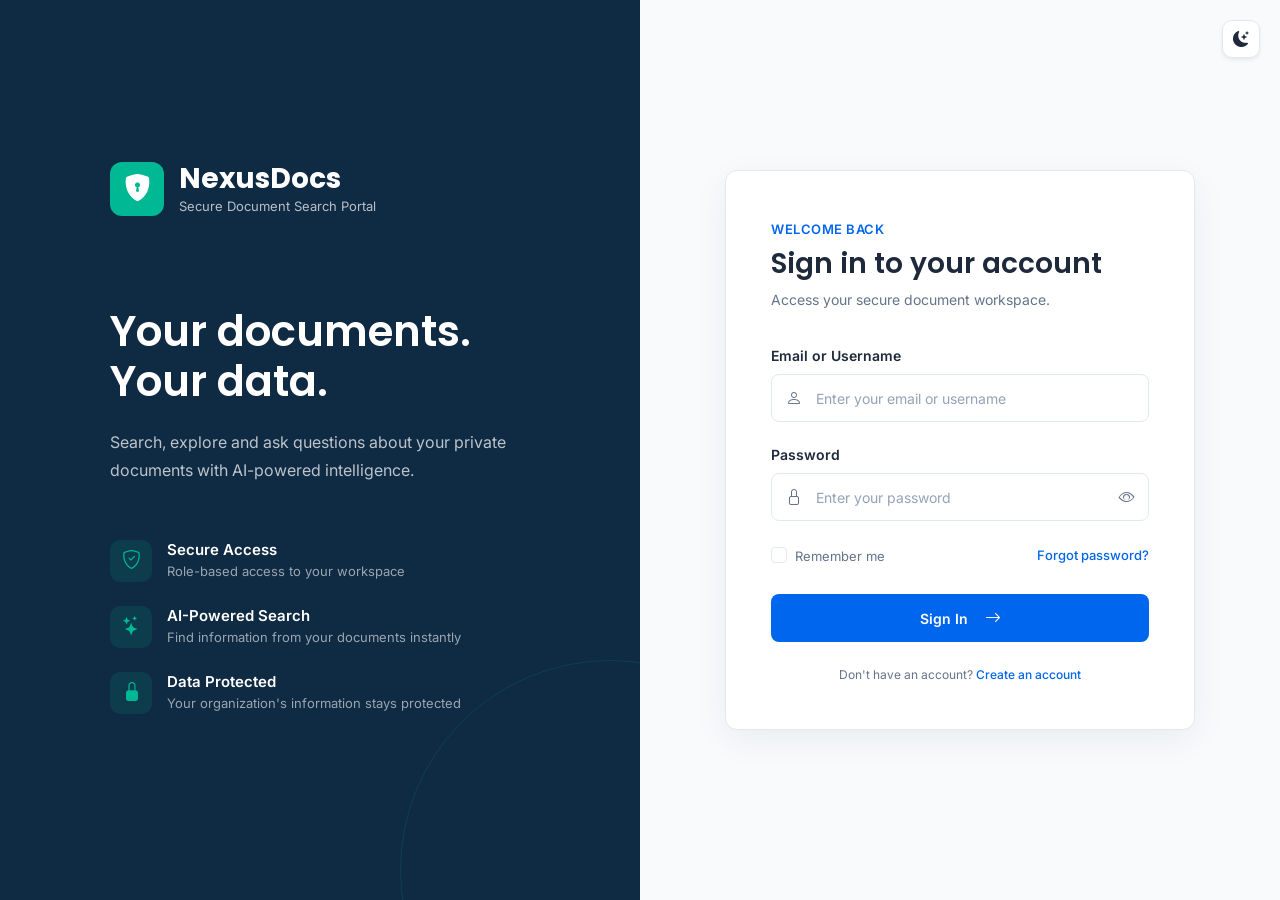
<file: Nexus Ai/index.html>
<!doctype html>
<html lang="en">

<head>
  <meta charset="UTF-8" />
  <meta name="viewport" content="width=device-width, initial-scale=1.0" />
  <title>NexusDocs | Secure Document Search Portal</title>
  <script>
    const savedTheme = localStorage.getItem('nexus_theme') || 'light';
    document.documentElement.setAttribute('data-theme', savedTheme);
  </script>
  <link href="https://cdn.jsdelivr.net/npm/bootstrap@5.3.3/dist/css/bootstrap.min.css" rel="stylesheet" />
  <link rel="preconnect" href="https://fonts.googleapis.com" />
  <link rel="preconnect" href="https://fonts.gstatic.com" crossorigin />
  <link
    href="https://fonts.googleapis.com/css2?family=Inter:wght@400;500;600&family=Poppins:wght@500;600;700&display=swap"
    rel="stylesheet" />
  <link rel="stylesheet" href="https://cdn.jsdelivr.net/npm/bootstrap-icons@1.11.3/font/bootstrap-icons.min.css" />
  <link rel="stylesheet" href="css/style.css" />
</head>

<body>
  <div style="position: fixed; top: 20px; right: 20px; z-index: 1050;">
    <button class="theme-toggle-btn shadow-sm" id="theme-toggle-btn" type="button" title="Toggle Dark/Light Mode"
      aria-label="Toggle Dark/Light Mode">
      <i class="bi bi-moon-stars-fill"></i>
    </button>
  </div>
  <main class="login-page">
    <div class="container-fluid">
      <div class="row min-vh-100">
        <div class="col-lg-6 col-12 login-brand-section">
          <div class="brand-content">
            <div class="brand-logo">
              <div class="brand-icon">
                <i class="bi bi-shield-lock-fill"></i>
              </div>
              <div>
                <h1>NexusDocs</h1>
                <p>Secure Document Search Portal</p>
              </div>
            </div>
            <div class="brand-message">
              <h2>
                Your documents.<br />
                Your data.
              </h2>
              <p>
                Search, explore and ask questions about your private documents
                with AI-powered intelligence.
              </p>
            </div>
            <div class="security-features">
              <div class="security-item">
                <div class="security-icon">
                  <i class="bi bi-shield-check"></i>
                </div>
                <div>
                  <h5>Secure Access</h5>
                  <p>Role-based access to your workspace</p>
                </div>
              </div>
              <div class="security-item">
                <div class="security-icon">
                  <i class="bi bi-stars"></i>
                </div>
                <div>
                  <h5>AI-Powered Search</h5>
                  <p>Find information from your documents instantly</p>
                </div>
              </div>
              <div class="security-item">
                <div class="security-icon">
                  <i class="bi bi-lock-fill"></i>
                </div>
                <div>
                  <h5>Data Protected</h5>
                  <p>Your organization's information stays protected</p>
                </div>
              </div>
            </div>
          </div>
        </div>
        <div class="col-lg-6 col-12 login-form-section">
          <div class="login-card">
            <div class="login-heading">
              <span class="welcome-label"> Welcome Back </span>
              <h2>Sign in to your account</h2>
              <p>Access your secure document workspace.</p>
            </div>
            <div id="login-alert" class="alert alert-danger d-none mb-3" role="alert"></div>
            <form>
              <div class="form-group-custom">
                <label for="email"> Email or Username </label>
                <div class="input-wrapper">
                  <i class="bi bi-person"></i>
                  <input type="text" id="email" class="form-control custom-input"
                    placeholder="Enter your email or username" autocomplete="username" required />
                </div>
              </div>
              <div class="form-group-custom">
                <label for="password"> Password </label>
                <div class="input-wrapper">
                  <i class="bi bi-lock"></i>
                  <input type="password" id="password" class="form-control custom-input"
                    placeholder="Enter your password" autocomplete="current-password" required />
                  <button type="button" class="password-toggle" aria-label="Show password">
                    <i class="bi bi-eye"></i>
                  </button>
                </div>
              </div>
              <div class="login-options">
                <div class="form-check">
                  <input class="form-check-input" type="checkbox" id="remember" />
                  <label class="form-check-label" for="remember">
                    Remember me
                  </label>
                </div>
                <a href="#" class="forgot-link"> Forgot password? </a>
              </div>
              <button type="submit" class="btn login-btn w-100">
                Sign In
                <i class="bi bi-arrow-right ms-2"></i>
              </button>
            </form>
            <p class="login-footer mt-4 text-center">
              Don't have an account?
              <a href="#register" data-register-trigger>Create an account</a>
            </p>


          </div>
        </div>
      </div>
    </div>
    </div>
    </div>
  </main>
  <div class="modal fade" id="registerModal" tabindex="-1" aria-labelledby="registerModalLabel" aria-hidden="true">
    <div class="modal-dialog modal-dialog-centered">
      <div class="modal-content">
        <div class="modal-header">
          <h2 class="modal-title h4" id="registerModalLabel">Create your account</h2><button type="button"
            class="btn-close" data-bs-dismiss="modal" aria-label="Close"></button>
        </div>
        <form data-register-form>
          <div class="modal-body">
            <p class="text-muted">Your account starts with private document access. An administrator can grant
              additional workspace permissions.</p>
            <label class="form-label" for="register-username">Username or email</label>
            <input class="form-control mb-3" id="register-username" type="text" minlength="3" maxlength="80" required />
            <label class="form-label" for="register-password">Password</label>
            <input class="form-control" id="register-password" type="password" minlength="8" maxlength="128" required />
          </div>
          <div class="modal-footer"><button class="btn btn-primary" type="submit">Create account</button></div>
        </form>
      </div>
    </div>
  </div>
  <script src="https://cdn.jsdelivr.net/npm/bootstrap@5.3.3/dist/js/bootstrap.bundle.min.js"></script>
  <script src="js/script.js?v=20261010_05"></script>
</body>

</html>
</file>
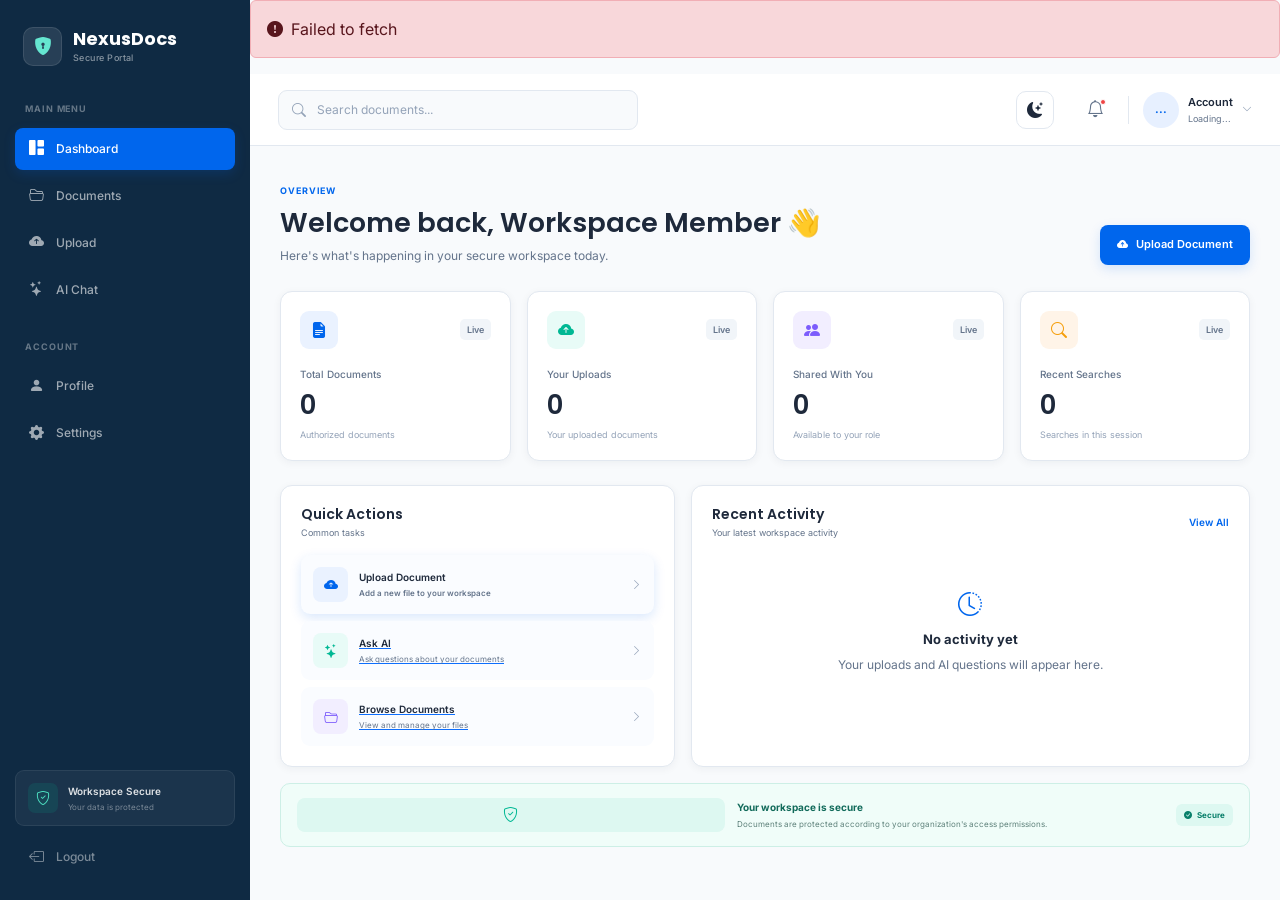
<file: Nexus Ai/dashboard.html>
<!doctype html>
<html lang="en">
  <head>
    <meta charset="UTF-8" />
    <meta name="viewport" content="width=device-width, initial-scale=1.0" />
    <title>Dashboard | NexusDocs</title>
    <script>
      const savedTheme = localStorage.getItem('nexus_theme') || 'light';
      document.documentElement.setAttribute('data-theme', savedTheme);
    </script>
    <link
      href="https://cdn.jsdelivr.net/npm/bootstrap@5.3.3/dist/css/bootstrap.min.css"
      rel="stylesheet"
    />
    <link rel="preconnect" href="https://fonts.googleapis.com" />
    <link rel="preconnect" href="https://fonts.gstatic.com" crossorigin />
    <link
      href="https://fonts.googleapis.com/css2?family=Inter:wght@400;500;600;700&family=Poppins:wght@500;600;700&display=swap"
      rel="stylesheet"
    />
    <link
      rel="stylesheet"
      href="https://cdn.jsdelivr.net/npm/bootstrap-icons@1.11.3/font/bootstrap-icons.min.css"
    />
    <link rel="stylesheet" href="css/style.css" />
  </head>
  <body>
    <div class="dashboard-wrapper">
      <aside class="app-sidebar d-none d-lg-flex">
        <div class="sidebar-brand">
          <div class="sidebar-brand-icon">
            <i class="bi bi-shield-lock-fill"></i>
          </div>
          <div>
            <h1>NexusDocs</h1>
            <span>Secure Portal</span>
          </div>
        </div>
        <nav class="sidebar-nav">
          <div class="sidebar-label">MAIN MENU</div>
          <a href="dashboard.html" class="sidebar-link active">
            <i class="bi bi-grid-1x2-fill"></i>
            <span>Dashboard</span>
          </a>
          <a href="documents.html" class="sidebar-link">
            <i class="bi bi-folder2-open"></i>
            <span>Documents</span>
          </a>
          <a href="documents.html" class="sidebar-link">
            <i class="bi bi-cloud-arrow-up-fill"></i>
            <span>Upload</span>
          </a>
          <a href="ai-chat.html" class="sidebar-link">
            <i class="bi bi-stars"></i>
            <span>AI Chat</span>
          </a>
          <div class="sidebar-label sidebar-label-space">ACCOUNT</div>
          <a href="profile.html" class="sidebar-link">
            <i class="bi bi-person-fill"></i>
            <span>Profile</span>
          </a>
          <a href="settings.html" class="sidebar-link">
            <i class="bi bi-gear-fill"></i>
            <span>Settings</span>
          </a>
        </nav>
        <div class="sidebar-bottom">
          <div class="sidebar-security">
            <div class="sidebar-security-icon">
              <i class="bi bi-shield-check"></i>
            </div>
            <div>
              <strong>Workspace Secure</strong>
              <small>Your data is protected</small>
            </div>
          </div>
          <a href="index.html" class="sidebar-link sidebar-logout">
            <i class="bi bi-box-arrow-left"></i>
            <span>Logout</span>
          </a>
        </div>
      </aside>
      <div
        class="offcanvas offcanvas-start mobile-sidebar"
        tabindex="-1"
        id="mobileSidebar"
        aria-labelledby="mobileSidebarLabel"
      >
        <div class="offcanvas-header mobile-sidebar-header">
          <div class="sidebar-brand mb-0">
            <div class="sidebar-brand-icon">
              <i class="bi bi-shield-lock-fill"></i>
            </div>
            <div>
              <h1 id="mobileSidebarLabel">NexusDocs</h1>
              <span>Secure Portal</span>
            </div>
          </div>
          <button
            type="button"
            class="btn-close"
            data-bs-dismiss="offcanvas"
            aria-label="Close"
          ></button>
        </div>
        <div class="offcanvas-body mobile-sidebar-body">
          <nav class="sidebar-nav">
            <div class="sidebar-label">MAIN MENU</div>
            <a
              href="dashboard.html"
              class="sidebar-link active"
              data-bs-dismiss="offcanvas"
            >
              <i class="bi bi-grid-1x2-fill"></i>
              <span>Dashboard</span>
            </a>
            <a
              href="documents.html"
              class="sidebar-link"
              data-bs-dismiss="offcanvas"
            >
              <i class="bi bi-folder2-open"></i>
              <span>Documents</span>
            </a>
            <a href="documents.html" class="sidebar-link" data-bs-dismiss="offcanvas">
              <i class="bi bi-cloud-arrow-up-fill"></i>
              <span>Upload</span>
            </a>
            <a href="ai-chat.html" class="sidebar-link" data-bs-dismiss="offcanvas">
              <i class="bi bi-stars"></i>
              <span>AI Chat</span>
            </a>
            <div class="sidebar-label sidebar-label-space">ACCOUNT</div>
            <a href="profile.html" class="sidebar-link" data-bs-dismiss="offcanvas">
              <i class="bi bi-person-fill"></i>
              <span>Profile</span>
            </a>
            <a href="settings.html" class="sidebar-link" data-bs-dismiss="offcanvas">
              <i class="bi bi-gear-fill"></i>
              <span>Settings</span>
            </a>
          </nav>
          <div class="sidebar-bottom">
            <div class="sidebar-security">
              <div class="sidebar-security-icon">
                <i class="bi bi-shield-check"></i>
              </div>
              <div>
                <strong>Workspace Secure</strong>
                <small>Your data is protected</small>
              </div>
            </div>
            <a href="index.html" class="sidebar-link sidebar-logout">
              <i class="bi bi-box-arrow-left"></i>
              <span>Logout</span>
            </a>
          </div>
        </div>
      </div>
      <main class="dashboard-main">
        <header class="dashboard-navbar">
          <button
            class="mobile-menu-btn d-lg-none"
            type="button"
            data-bs-toggle="offcanvas"
            data-bs-target="#mobileSidebar"
            aria-controls="mobileSidebar"
            aria-label="Open menu"
          >
            <i class="bi bi-list"></i>
          </button>
          <div class="dashboard-search">
            <i class="bi bi-search"></i>
            <input type="text" placeholder="Search documents..." />
          </div>
          <div class="navbar-right">
            <button class="theme-toggle-btn me-2" id="theme-toggle-btn" type="button" title="Toggle Dark/Light Mode" aria-label="Toggle Dark/Light Mode">
              <i class="bi bi-moon-stars-fill"></i>
            </button>
            <button
              class="navbar-icon-btn"
              type="button"
              aria-label="Notifications"
            >
              <i class="bi bi-bell"></i>
              <span class="notification-dot"></span>
            </button>
            <div class="navbar-divider d-none d-sm-block"></div>
            <div class="navbar-user">
              <div class="user-avatar">...</div>
              <div class="user-info d-none d-sm-flex">
                <strong>Account</strong>
                <span>Loading...</span>
              </div>
              <i class="bi bi-chevron-down user-chevron d-none d-sm-block"></i>
            </div>
          </div>
        </header>
        <section class="dashboard-content">
          <div class="welcome-section">
            <div>
              <span class="page-eyebrow"> OVERVIEW </span>
              <h2>Welcome back, <span class="welcome-username">Workspace Member</span> 👋</h2>
              <p>Here's what's happening in your secure workspace today.</p>
            </div>
            <a href="documents.html" class="primary-action-btn">
              <i class="bi bi-cloud-arrow-up-fill"></i>
              Upload Document
            </a>
          </div>
          <div class="row g-3 mb-4">
            <div class="col-12 col-md-6 col-xl-3">
              <div class="stat-card">
                <div class="stat-card-top">
                  <div class="stat-icon stat-icon-blue">
                    <i class="bi bi-file-earmark-text-fill"></i>
                  </div>
                  <span class="stat-change neutral"> Live </span>
                </div>
                <div class="stat-content">
                  <span>Total Documents</span>
                  <strong>0</strong>
                  <small>Authorized documents</small>
                </div>
              </div>
            </div>
            <div class="col-12 col-md-6 col-xl-3">
              <div class="stat-card">
                <div class="stat-card-top">
                  <div class="stat-icon stat-icon-teal">
                    <i class="bi bi-cloud-arrow-up-fill"></i>
                  </div>
                  <span class="stat-change neutral"> Live </span>
                </div>
                <div class="stat-content">
                  <span>Your Uploads</span>
                  <strong>0</strong>
                  <small>Your uploaded documents</small>
                </div>
              </div>
            </div>
            <div class="col-12 col-md-6 col-xl-3">
              <div class="stat-card">
                <div class="stat-card-top">
                  <div class="stat-icon stat-icon-purple">
                    <i class="bi bi-people-fill"></i>
                  </div>
                  <span class="stat-change neutral"> Live </span>
                </div>
                <div class="stat-content">
                  <span>Shared With You</span>
                  <strong>0</strong>
                  <small>Available to your role</small>
                </div>
              </div>
            </div>
            <div class="col-12 col-md-6 col-xl-3">
              <div class="stat-card">
                <div class="stat-card-top">
                  <div class="stat-icon stat-icon-orange">
                    <i class="bi bi-search"></i>
                  </div>
                  <span class="stat-change neutral"> Live </span>
                </div>
                <div class="stat-content">
                  <span>Recent Searches</span>
                  <strong>0</strong>
                  <small>Searches in this session</small>
                </div>
              </div>
            </div>
          </div>
          <div class="row g-3 dashboard-lower">
            <div class="col-12 col-xl-5">
              <div class="dashboard-panel h-100">
                <div class="panel-heading">
                  <div>
                    <h3>Quick Actions</h3>
                    <span>Common tasks</span>
                  </div>
                </div>
                <div class="quick-actions">
                  <a href="#" class="quick-action primary-action-btn">
                    <div class="quick-action-icon blue">
                      <i class="bi bi-cloud-arrow-up-fill"></i>
                    </div>
                    <div class="quick-action-text">
                      <strong>Upload Document</strong>
                      <span>Add a new file to your workspace</span>
                    </div>
                    <i class="bi bi-chevron-right quick-arrow"></i>
                  </a>
                  <a href="ai-chat.html" class="quick-action">
                    <div class="quick-action-icon teal">
                      <i class="bi bi-stars"></i>
                    </div>
                    <div class="quick-action-text">
                      <strong>Ask AI</strong>
                      <span>Ask questions about your documents</span>
                    </div>
                    <i class="bi bi-chevron-right quick-arrow"></i>
                  </a>
                  <a href="documents.html" class="quick-action">
                    <div class="quick-action-icon purple">
                      <i class="bi bi-folder2-open"></i>
                    </div>
                    <div class="quick-action-text">
                      <strong>Browse Documents</strong>
                      <span>View and manage your files</span>
                    </div>
                    <i class="bi bi-chevron-right quick-arrow"></i>
                  </a>
                </div>
              </div>
            </div>
            <div class="col-12 col-xl-7">
              <div class="dashboard-panel h-100">
                <div class="panel-heading">
                  <div>
                    <h3>Recent Activity</h3>
                    <span>Your latest workspace activity</span>
                  </div>
                  <a href="documents.html" class="view-all-link"> View All </a>
                </div>
                <div class="activity-list">
                  <div class="dashboard-empty-state">
                    <i class="bi bi-clock-history"></i>
                    <strong>No activity yet</strong>
                    <span>Your uploads and AI questions will appear here.</span>
                  </div>
                </div>
              </div>
            </div>
          </div>
          <div class="security-notice mt-3">
            <div class="security-notice-icon">
              <i class="bi bi-shield-check"></i>
            </div>
            <div>
              <strong> Your workspace is secure </strong>
              <p>
                Documents are protected according to your organization's access
                permissions.
              </p>
            </div>
            <span class="secure-status">
              <i class="bi bi-check-circle-fill"></i>
              Secure
            </span>
          </div>
        </section>
      </main>
    </div>
    <script src="https://cdn.jsdelivr.net/npm/bootstrap@5.3.3/dist/js/bootstrap.bundle.min.js"></script>
    <script src="js/script.js?v=20261010_05"></script>
  </body>
</html>
</file>
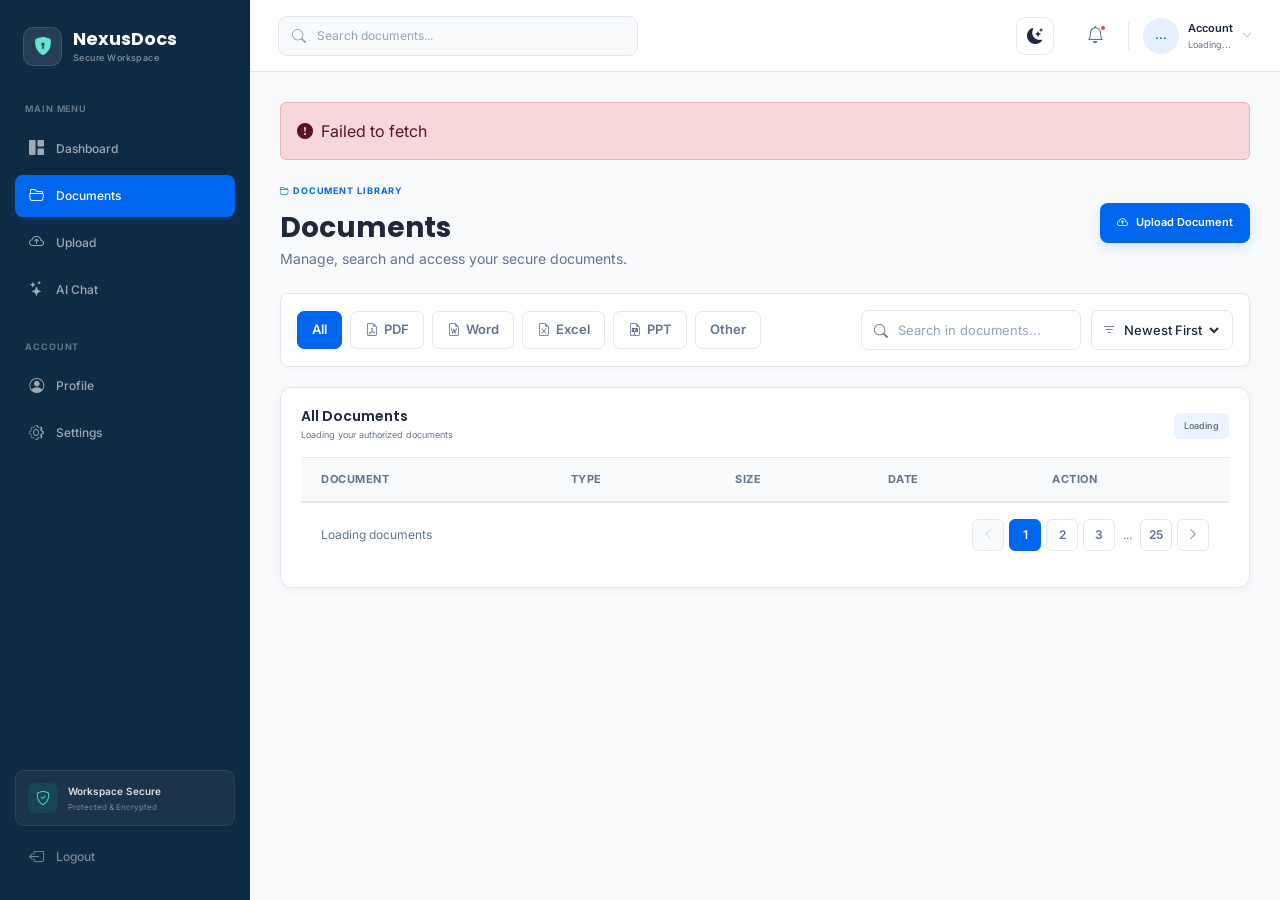
<file: Nexus Ai/documents.html>
<!doctype html>
<html lang="en">
  <head>
    <meta charset="UTF-8" />
    <meta name="viewport" content="width=device-width, initial-scale=1.0" />
    <title>Documents | NexusDocs</title>
    <script>
      const savedTheme = localStorage.getItem('nexus_theme') || 'light';
      document.documentElement.setAttribute('data-theme', savedTheme);
    </script>
    <link rel="preconnect" href="https://fonts.googleapis.com" />
    <link rel="preconnect" href="https://fonts.gstatic.com" crossorigin />
    <link
      href="https://fonts.googleapis.com/css2?family=Inter:wght@400;500;600;700&family=Poppins:wght@500;600;700&display=swap"
      rel="stylesheet"
    />
    <link
      href="https://cdn.jsdelivr.net/npm/bootstrap@5.3.3/dist/css/bootstrap.min.css"
      rel="stylesheet"
    />
    <link
      rel="stylesheet"
      href="https://cdn.jsdelivr.net/npm/bootstrap-icons@1.11.3/font/bootstrap-icons.min.css"
    />
    <link rel="stylesheet" href="css/style.css" />
  </head>
  <body>
    <div class="dashboard-wrapper">
      <aside class="app-sidebar d-none d-lg-flex">
        <div class="sidebar-brand">
          <div class="sidebar-brand-icon">
            <i class="bi bi-shield-lock-fill"></i>
          </div>
          <div>
            <h1>NexusDocs</h1>
            <span>Secure Workspace</span>
          </div>
        </div>
        <nav class="sidebar-nav">
          <div class="sidebar-label">MAIN MENU</div>
          <a href="dashboard.html" class="sidebar-link">
            <i class="bi bi-grid-1x2-fill"></i>
            <span>Dashboard</span>
          </a>
          <a href="documents.html" class="sidebar-link active">
            <i class="bi bi-folder2-open"></i>
            <span>Documents</span>
          </a>
          <a href="documents.html" class="sidebar-link">
            <i class="bi bi-cloud-arrow-up"></i>
            <span>Upload</span>
          </a>
          <a href="ai-chat.html" class="sidebar-link">
            <i class="bi bi-stars"></i>
            <span>AI Chat</span>
          </a>
          <div class="sidebar-label sidebar-label-space">ACCOUNT</div>
          <a href="profile.html" class="sidebar-link">
            <i class="bi bi-person-circle"></i>
            <span>Profile</span>
          </a>
          <a href="settings.html" class="sidebar-link">
            <i class="bi bi-gear"></i>
            <span>Settings</span>
          </a>
        </nav>
        <div class="sidebar-bottom">
          <div class="sidebar-security">
            <div class="sidebar-security-icon">
              <i class="bi bi-shield-check"></i>
            </div>
            <div>
              <strong>Workspace Secure</strong>
              <small>Protected & Encrypted</small>
            </div>
          </div>
          <a href="index.html" class="sidebar-link sidebar-logout">
            <i class="bi bi-box-arrow-left"></i>
            <span>Logout</span>
          </a>
        </div>
      </aside>
      <div class="dashboard-main">
        <header class="dashboard-navbar">
          <div class="d-flex align-items-center gap-3">
            <button
              class="mobile-menu-btn d-lg-none"
              type="button"
              data-bs-toggle="offcanvas"
              data-bs-target="#mobileSidebar"
              aria-controls="mobileSidebar"
            >
              <i class="bi bi-list"></i>
            </button>
            <div class="dashboard-search">
              <i class="bi bi-search"></i>
              <input
                type="text"
                placeholder="Search documents..."
                aria-label="Search documents"
              />
            </div>
          </div>
          <div class="navbar-right">
            <button class="theme-toggle-btn me-2" id="theme-toggle-btn" type="button" title="Toggle Dark/Light Mode" aria-label="Toggle Dark/Light Mode">
              <i class="bi bi-moon-stars-fill"></i>
            </button>
            <button class="navbar-icon-btn">
              <i class="bi bi-bell"></i>
              <span class="notification-dot"></span>
            </button>
            <div class="navbar-divider"></div>
            <div class="navbar-user">
              <div class="user-avatar">...</div>
              <div class="user-info d-none d-sm-flex">
                <strong>Account</strong>
                <span>Loading...</span>
              </div>
              <i class="bi bi-chevron-down user-chevron d-none d-sm-block"></i>
            </div>
          </div>
        </header>
        <main class="dashboard-content">
          <section class="documents-page-header">
            <div>
              <div class="page-eyebrow">
                <i class="bi bi-folder2-open"></i>
                DOCUMENT LIBRARY
              </div>
              <h2>Documents</h2>
              <p>Manage, search and access your secure documents.</p>
            </div>
            <a href="#" class="primary-action-btn">
              <i class="bi bi-cloud-arrow-up"></i>
              Upload Document
            </a>
          </section>
          <section class="documents-toolbar">
            <div class="document-filters">
              <button class="document-filter active">All</button>
              <button class="document-filter">
                <i class="bi bi-file-earmark-pdf"></i>
                PDF
              </button>
              <button class="document-filter">
                <i class="bi bi-file-earmark-word"></i>
                Word
              </button>
              <button class="document-filter">
                <i class="bi bi-file-earmark-excel"></i>
                Excel
              </button>
              <button class="document-filter">
                <i class="bi bi-file-earmark-slides"></i>
                PPT
              </button>
              <button class="document-filter">Other</button>
            </div>
            <div class="document-tools">
              <div class="documents-search">
                <i class="bi bi-search"></i>
                <input
                  type="text"
                  placeholder="Search in documents..."
                  aria-label="Search in documents"
                />
              </div>
              <div class="documents-sort">
                <i class="bi bi-filter"></i>
                <select aria-label="Sort documents">
                  <option selected>Newest First</option>
                  <option>Oldest First</option>
                  <option>Name A-Z</option>
                  <option>Name Z-A</option>
                  <option>Largest First</option>
                </select>
              </div>
            </div>
          </section>
          <section class="dashboard-panel documents-panel">
            <div class="panel-heading">
              <div>
                <h3>All Documents</h3>
                <span>Loading your authorized documents</span>
              </div>
              <span class="documents-count">Loading</span>
            </div>
            <div class="documents-table-wrapper d-none d-md-block">
              <table class="documents-table">
                <thead>
                  <tr>
                    <th>Document</th>
                    <th>Type</th>
                    <th>Size</th>
                    <th>Date</th>
                    <th>Action</th>
                  </tr>
                </thead>
                <tbody></tbody>
              </table>
            </div>
            <div class="mobile-document-list d-md-none">
              <div class="documents-empty-state">
                <i class="bi bi-folder2-open"></i>
                <strong>Loading documents...</strong>
                <span>Fetching your encrypted workspace files.</span>
              </div>
            </div>
            <div class="documents-pagination">
              <span class="pagination-info">
                Loading documents
              </span>
              <div class="pagination-buttons">
                <button class="pagination-btn disabled">
                  <i class="bi bi-chevron-left"></i>
                </button>
                <button class="pagination-btn active">1</button>
                <button class="pagination-btn">2</button>
                <button class="pagination-btn">3</button>
                <span class="pagination-dots"> ... </span>
                <button class="pagination-btn">25</button>
                <button class="pagination-btn">
                  <i class="bi bi-chevron-right"></i>
                </button>
              </div>
            </div>
          </section>
        </main>
      </div>
    </div>
    <div
      class="offcanvas offcanvas-start mobile-sidebar"
      tabindex="-1"
      id="mobileSidebar"
      aria-labelledby="mobileSidebarLabel"
    >
      <div class="mobile-sidebar-header">
        <div class="sidebar-brand">
          <div class="sidebar-brand-icon">
            <i class="bi bi-shield-lock-fill"></i>
          </div>
          <div>
            <h1 id="mobileSidebarLabel">NexusDocs</h1>
            <span> Secure Workspace </span>
          </div>
        </div>
        <button
          type="button"
          class="btn-close"
          data-bs-dismiss="offcanvas"
          aria-label="Close"
        ></button>
      </div>
      <div class="mobile-sidebar-body">
        <nav class="sidebar-nav">
          <div class="sidebar-label">MAIN MENU</div>
          <a href="dashboard.html" class="sidebar-link">
            <i class="bi bi-grid-1x2-fill"></i>
            <span> Dashboard </span>
          </a>
          <a href="documents.html" class="sidebar-link active">
            <i class="bi bi-folder2-open"></i>
            <span> Documents </span>
          </a>
          <a href="#" class="sidebar-link">
            <i class="bi bi-cloud-arrow-up"></i>
            <span> Upload </span>
          </a>
          <a href="ai-chat.html" class="sidebar-link">
            <i class="bi bi-stars"></i>
            <span> AI Chat </span>
          </a>
          <div class="sidebar-label sidebar-label-space">ACCOUNT</div>
          <a href="#" class="sidebar-link">
            <i class="bi bi-person-circle"></i>
            <span> Profile </span>
          </a>
          <a href="#" class="sidebar-link">
            <i class="bi bi-gear"></i>
            <span> Settings </span>
          </a>
        </nav>
        <div class="sidebar-bottom">
          <div class="sidebar-security">
            <div class="sidebar-security-icon">
              <i class="bi bi-shield-check"></i>
            </div>
            <div>
              <strong> Workspace Secure </strong>
              <small> Protected & Encrypted </small>
            </div>
          </div>
          <a href="index.html" class="sidebar-link sidebar-logout">
            <i class="bi bi-box-arrow-left"></i>
            <span> Logout </span>
          </a>
        </div>
      </div>
    </div>
    <script src="https://cdn.jsdelivr.net/npm/bootstrap@5.3.3/dist/js/bootstrap.bundle.min.js"></script>
    <script src="js/script.js?v=20261010_05"></script>
  </body>
</html>
</file>
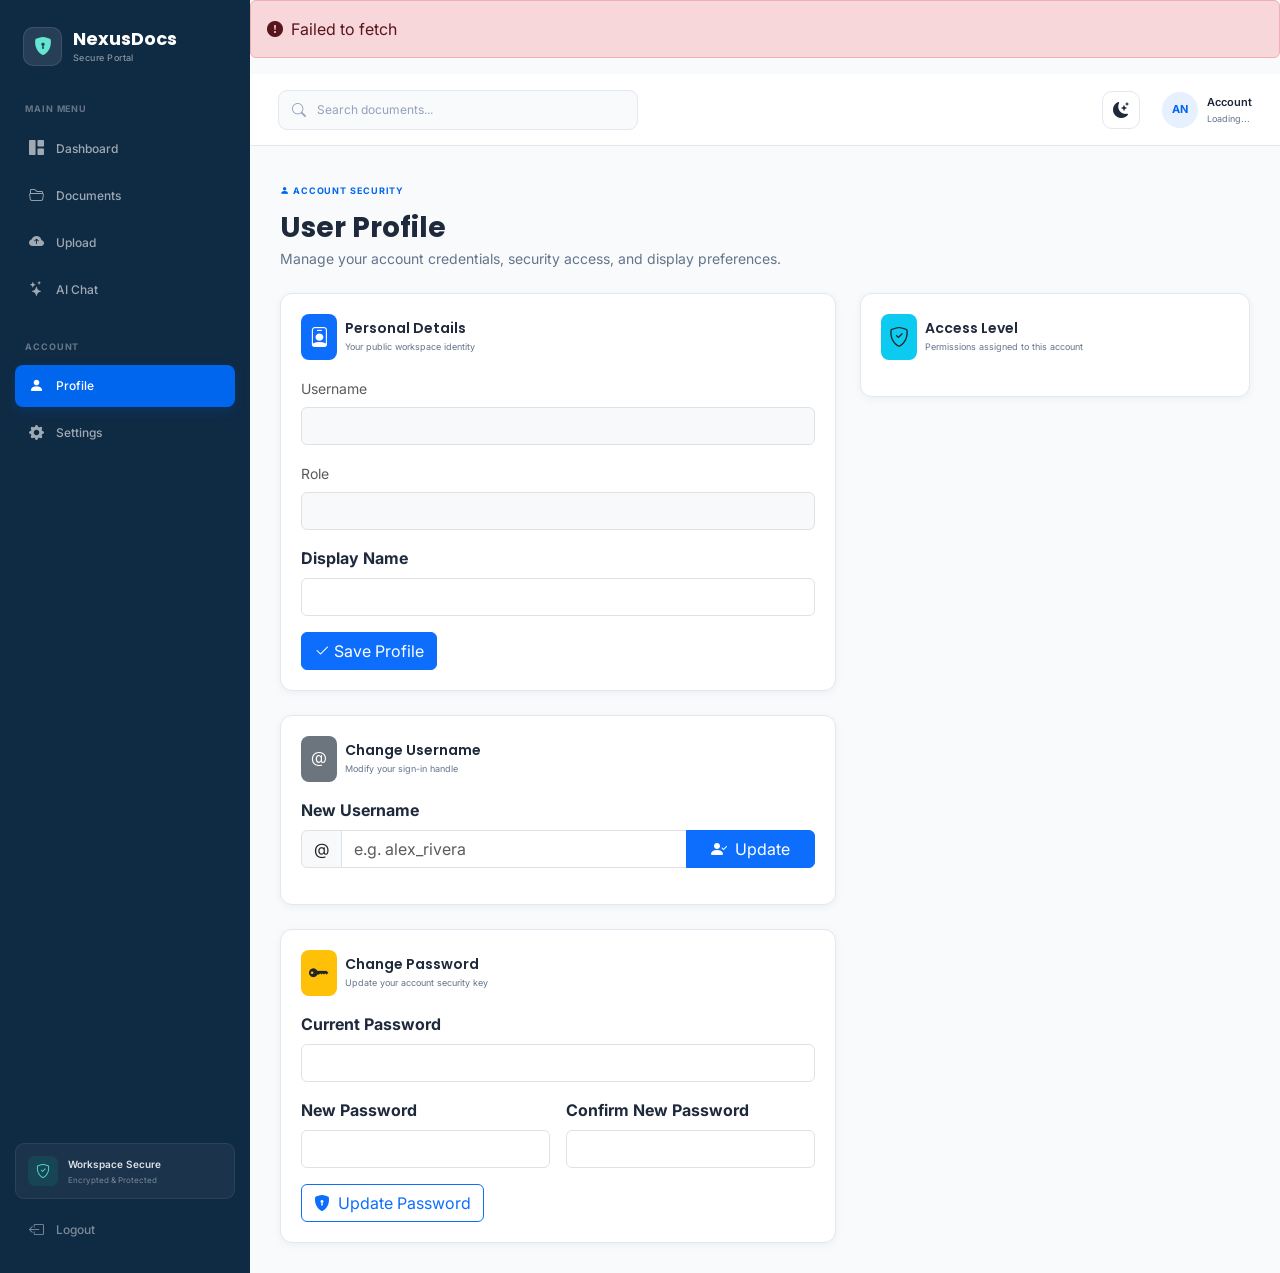
<file: Nexus Ai/profile.html>
<!doctype html>
<html lang="en">
  <head>
    <meta charset="UTF-8" />
    <meta name="viewport" content="width=device-width, initial-scale=1.0" />
    <title>Profile | NexusDocs</title>
    <script>
      const savedTheme = localStorage.getItem('nexus_theme') || 'light';
      document.documentElement.setAttribute('data-theme', savedTheme);
    </script>
    <link href="https://cdn.jsdelivr.net/npm/bootstrap@5.3.3/dist/css/bootstrap.min.css" rel="stylesheet" />
    <link href="https://cdn.jsdelivr.net/npm/bootstrap-icons@1.11.3/font/bootstrap-icons.min.css" rel="stylesheet" />
    <link rel="preconnect" href="https://fonts.googleapis.com" />
    <link rel="preconnect" href="https://fonts.gstatic.com" crossorigin />
    <link
      href="https://fonts.googleapis.com/css2?family=Inter:wght@400;500;600;700&family=Poppins:wght@500;600;700&display=swap"
      rel="stylesheet"
    />
    <link rel="stylesheet" href="css/style.css" />
  </head>
  <body>
    <div class="dashboard-wrapper">
      <aside class="app-sidebar d-none d-lg-flex">
        <div class="sidebar-brand">
          <div class="sidebar-brand-icon"><i class="bi bi-shield-lock-fill"></i></div>
          <div><h1>NexusDocs</h1><span>Secure Portal</span></div>
        </div>
        <nav class="sidebar-nav">
          <div class="sidebar-label">MAIN MENU</div>
          <a href="dashboard.html" class="sidebar-link"><i class="bi bi-grid-1x2-fill"></i><span>Dashboard</span></a>
          <a href="documents.html" class="sidebar-link"><i class="bi bi-folder2-open"></i><span>Documents</span></a>
          <a href="documents.html" class="sidebar-link"><i class="bi bi-cloud-arrow-up-fill"></i><span>Upload</span></a>
          <a href="ai-chat.html" class="sidebar-link"><i class="bi bi-stars"></i><span>AI Chat</span></a>
          <div class="sidebar-label sidebar-label-space">ACCOUNT</div>
          <a href="profile.html" class="sidebar-link active"><i class="bi bi-person-fill"></i><span>Profile</span></a>
          <a href="settings.html" class="sidebar-link"><i class="bi bi-gear-fill"></i><span>Settings</span></a>
        </nav>
        <div class="sidebar-bottom">
          <div class="sidebar-security">
            <div class="sidebar-security-icon"><i class="bi bi-shield-check"></i></div>
            <div><strong>Workspace Secure</strong><small>Encrypted & Protected</small></div>
          </div>
          <a href="index.html" class="sidebar-link sidebar-logout"><i class="bi bi-box-arrow-left"></i><span>Logout</span></a>
        </div>
      </aside>

      <main class="dashboard-main">
        <header class="dashboard-navbar">
          <div class="d-flex align-items-center gap-2">
            <div class="dashboard-search">
              <i class="bi bi-search"></i>
              <input type="text" placeholder="Search documents..." aria-label="Search documents" />
            </div>
          </div>
          <div class="navbar-right">
            <button class="theme-toggle-btn me-2" id="theme-toggle-btn" type="button" title="Toggle Dark/Light Mode" aria-label="Toggle Dark/Light Mode">
              <i class="bi bi-moon-stars-fill"></i>
            </button>
            <div class="navbar-user">
              <div class="user-avatar">AN</div>
              <div class="user-info"><strong>Account</strong><span>Loading...</span></div>
            </div>
          </div>
        </header>

        <section class="dashboard-content">
          <div class="documents-page-header">
            <div>
              <div class="page-eyebrow"><i class="bi bi-person-fill"></i> ACCOUNT SECURITY</div>
              <h2>User Profile</h2>
              <p>Manage your account credentials, security access, and display preferences.</p>
            </div>
          </div>

          <div id="settings-feedback-alert" class="alert d-none mb-4" role="alert"></div>

          <div class="row g-4">
            <div class="col-12 col-xl-7">
              <!-- Personal Details Form -->
              <section class="dashboard-panel mb-4">
                <div class="panel-heading">
                  <div class="d-flex align-items-center gap-2">
                    <div class="p-2 rounded-3 bg-primary text-white"><i class="bi bi-person-badge fs-5"></i></div>
                    <div>
                      <h3 class="mb-0">Personal Details</h3>
                      <span>Your public workspace identity</span>
                    </div>
                  </div>
                </div>
                <form class="profile-form mt-3" data-profile-form>
                  <div class="mb-3">
                    <label class="form-label text-muted small" for="profile-username">Username</label>
                    <input class="form-control bg-light" id="profile-username" type="text" readonly />
                  </div>
                  <div class="mb-3">
                    <label class="form-label text-muted small" for="profile-role">Role</label>
                    <input class="form-control bg-light" id="profile-role" type="text" readonly />
                  </div>
                  <div class="mb-3">
                    <label class="form-label" for="profile-display-name"><strong>Display Name</strong></label>
                    <input class="form-control" id="profile-display-name" type="text" minlength="2" maxlength="80" required />
                  </div>
                  <button class="btn btn-primary" type="submit"><i class="bi bi-check2"></i> Save Profile</button>
                </form>
              </section>

              <!-- Change Username Form -->
              <section class="dashboard-panel mb-4">
                <div class="panel-heading">
                  <div class="d-flex align-items-center gap-2">
                    <div class="p-2 rounded-3 bg-secondary text-white"><i class="bi bi-at fs-5"></i></div>
                    <div>
                      <h3 class="mb-0">Change Username</h3>
                      <span>Modify your sign-in handle</span>
                    </div>
                  </div>
                </div>
                <form id="profile-change-username-form" class="mt-3">
                  <div class="mb-3">
                    <label class="form-label" for="profile-new-username-input"><strong>New Username</strong></label>
                    <div class="input-group">
                      <span class="input-group-text">@</span>
                      <input
                        type="text"
                        class="form-control"
                        id="profile-new-username-input"
                        placeholder="e.g. alex_rivera"
                        minlength="3"
                        maxlength="40"
                        pattern="[a-zA-Z0-9_\.\-]+"
                        required
                      />
                      <button class="btn btn-primary px-4" type="submit">
                        <i class="bi bi-person-check-fill me-1"></i> Update
                      </button>
                    </div>
                  </div>
                </form>
              </section>

              <!-- Change Password Form -->
              <section class="dashboard-panel">
                <div class="panel-heading">
                  <div class="d-flex align-items-center gap-2">
                    <div class="p-2 rounded-3 bg-warning text-dark"><i class="bi bi-key-fill fs-5"></i></div>
                    <div>
                      <h3 class="mb-0">Change Password</h3>
                      <span>Update your account security key</span>
                    </div>
                  </div>
                </div>
                <form id="profile-change-password-form" class="mt-3">
                  <div class="mb-3">
                    <label class="form-label" for="profile-current-password"><strong>Current Password</strong></label>
                    <input type="password" class="form-control" id="profile-current-password" required />
                  </div>
                  <div class="row g-3 mb-3">
                    <div class="col-md-6">
                      <label class="form-label" for="profile-new-password"><strong>New Password</strong></label>
                      <input type="password" class="form-control" id="profile-new-password" minlength="8" required />
                    </div>
                    <div class="col-md-6">
                      <label class="form-label" for="profile-confirm-password"><strong>Confirm New Password</strong></label>
                      <input type="password" class="form-control" id="profile-confirm-password" minlength="8" required />
                    </div>
                  </div>
                  <button class="btn btn-outline-primary" type="submit">
                    <i class="bi bi-shield-lock-fill me-1"></i> Update Password
                  </button>
                </form>
              </section>
            </div>

            <div class="col-12 col-xl-5">
              <section class="dashboard-panel">
                <div class="panel-heading">
                  <div class="d-flex align-items-center gap-2">
                    <div class="p-2 rounded-3 bg-info text-dark"><i class="bi bi-shield-check fs-5"></i></div>
                    <div>
                      <h3 class="mb-0">Access Level</h3>
                      <span>Permissions assigned to this account</span>
                    </div>
                  </div>
                </div>
                <div class="list-group list-group-flush mt-3" data-profile-permissions></div>
              </section>
            </div>
          </div>
        </section>
      </main>
    </div>
    <script src="https://cdn.jsdelivr.net/npm/bootstrap@5.3.3/dist/js/bootstrap.bundle.min.js"></script>
    <script src="js/script.js?v=20261010_05"></script>
  </body>
</html>
</file>
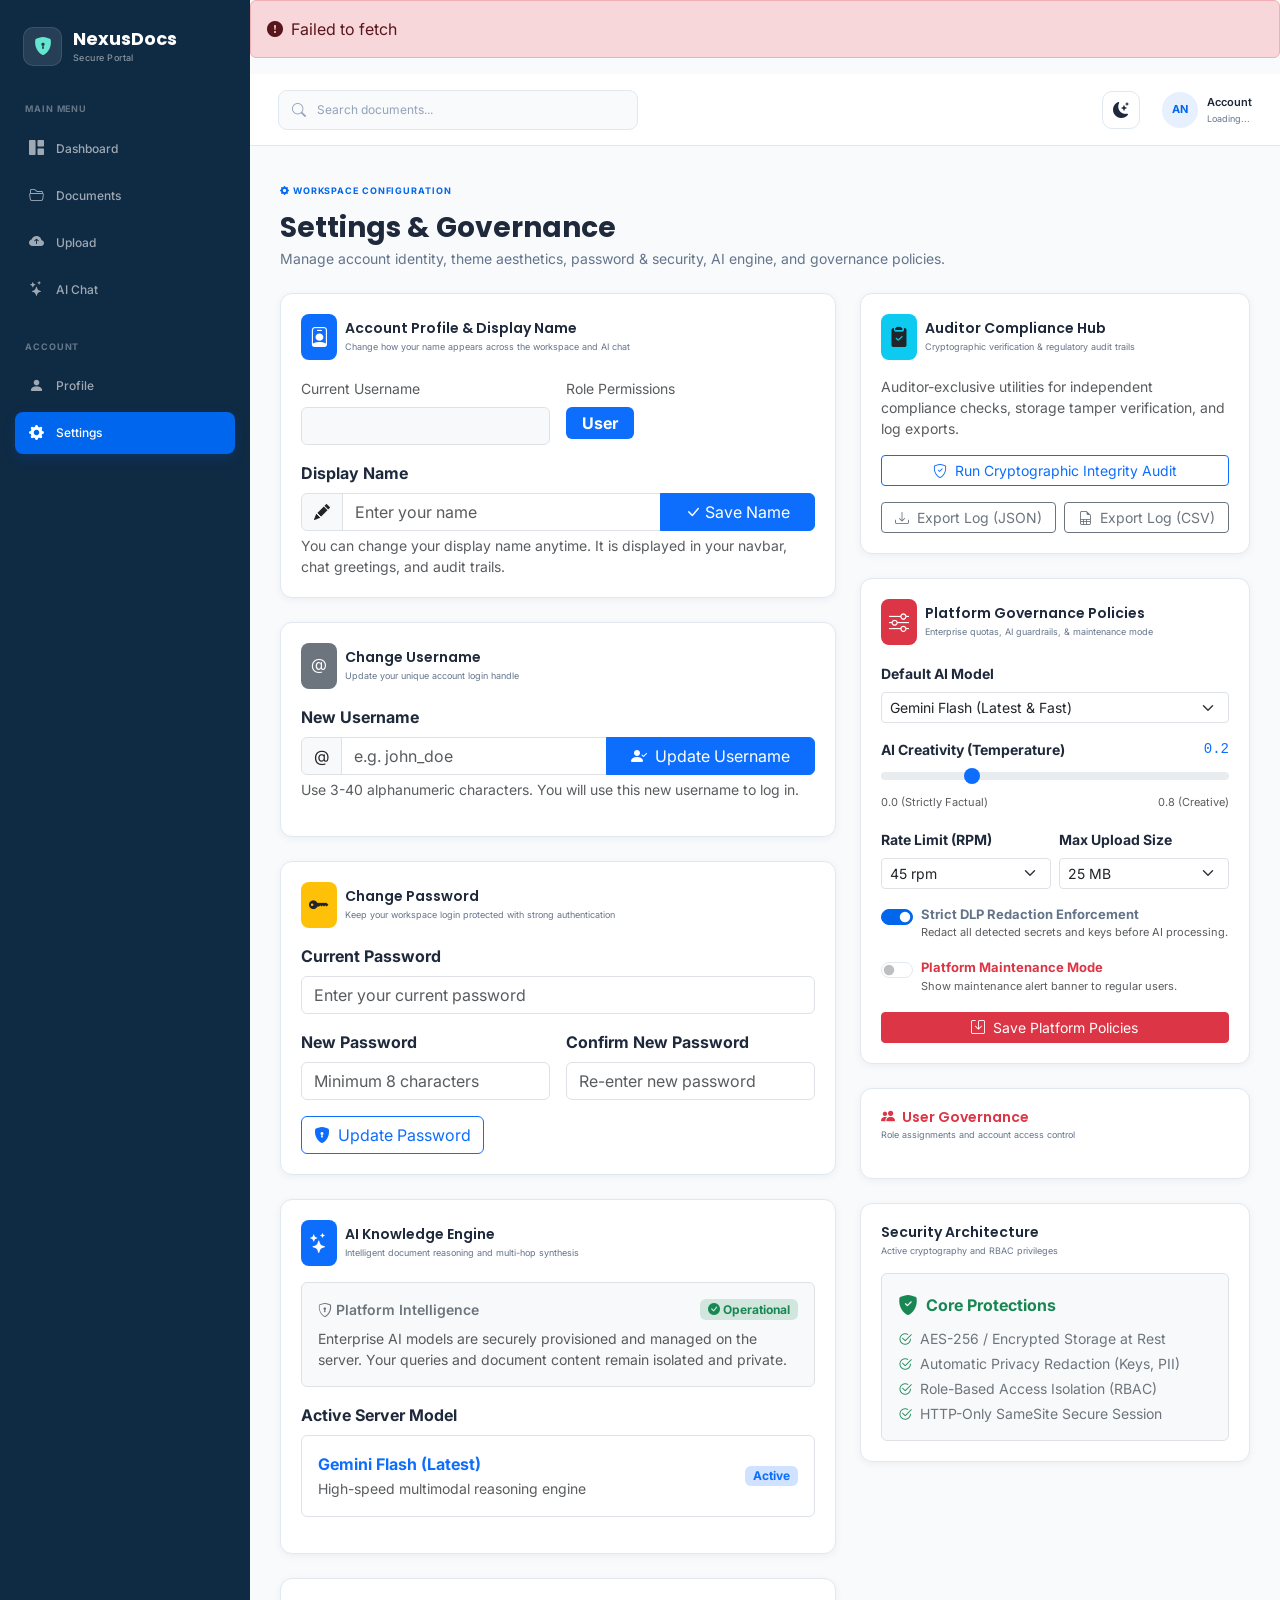
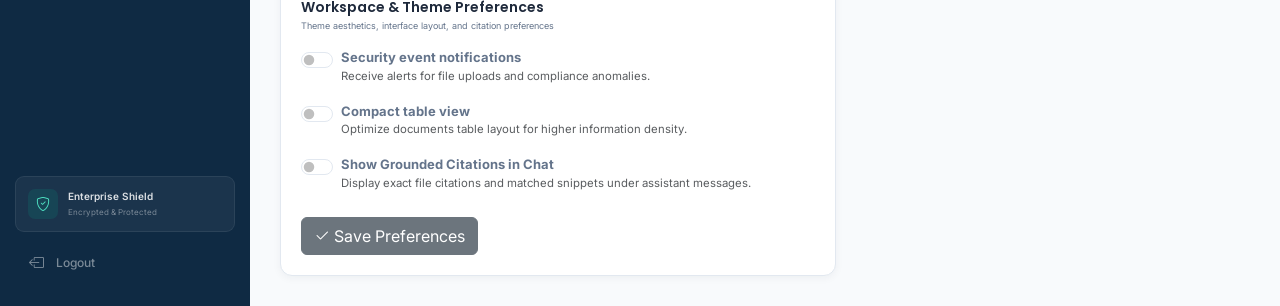
<file: Nexus Ai/settings.html>
<!doctype html>
<html lang="en">

<head>
  <meta charset="UTF-8" />
  <meta name="viewport" content="width=device-width, initial-scale=1.0" />
  <title>Settings | NexusDocs</title>
  <script>
    const savedTheme = localStorage.getItem('nexus_theme') || 'light';
    document.documentElement.setAttribute('data-theme', savedTheme);
  </script>
  <link href="https://cdn.jsdelivr.net/npm/bootstrap@5.3.3/dist/css/bootstrap.min.css" rel="stylesheet" />
  <link href="https://cdn.jsdelivr.net/npm/bootstrap-icons@1.11.3/font/bootstrap-icons.min.css" rel="stylesheet" />
  <link rel="preconnect" href="https://fonts.googleapis.com" />
  <link rel="preconnect" href="https://fonts.gstatic.com" crossorigin />
  <link
    href="https://fonts.googleapis.com/css2?family=Inter:wght@400;500;600;700&family=Poppins:wght@500;600;700&display=swap"
    rel="stylesheet" />
  <link rel="stylesheet" href="css/style.css" />
</head>

<body>
  <div class="dashboard-wrapper">
    <aside class="app-sidebar d-none d-lg-flex">
      <div class="sidebar-brand">
        <div class="sidebar-brand-icon"><i class="bi bi-shield-lock-fill"></i></div>
        <div>
          <h1>NexusDocs</h1><span>Secure Portal</span>
        </div>
      </div>
      <nav class="sidebar-nav">
        <div class="sidebar-label">MAIN MENU</div>
        <a href="dashboard.html" class="sidebar-link"><i class="bi bi-grid-1x2-fill"></i><span>Dashboard</span></a>
        <a href="documents.html" class="sidebar-link"><i class="bi bi-folder2-open"></i><span>Documents</span></a>
        <a href="documents.html" class="sidebar-link"><i class="bi bi-cloud-arrow-up-fill"></i><span>Upload</span></a>
        <a href="ai-chat.html" class="sidebar-link"><i class="bi bi-stars"></i><span>AI Chat</span></a>
        <div class="sidebar-label sidebar-label-space">ACCOUNT</div>
        <a href="profile.html" class="sidebar-link"><i class="bi bi-person-fill"></i><span>Profile</span></a>
        <a href="settings.html" class="sidebar-link active"><i class="bi bi-gear-fill"></i><span>Settings</span></a>
      </nav>
      <div class="sidebar-bottom">
        <div class="sidebar-security">
          <div class="sidebar-security-icon"><i class="bi bi-shield-check"></i></div>
          <div><strong>Enterprise Shield</strong><small>Encrypted & Protected</small></div>
        </div>
        <a href="index.html" class="sidebar-link sidebar-logout"><i
            class="bi bi-box-arrow-left"></i><span>Logout</span></a>
      </div>
    </aside>

    <main class="dashboard-main">
      <header class="dashboard-navbar">
        <div class="d-flex align-items-center gap-2">
          <button class="mobile-menu-btn d-lg-none" type="button" data-bs-toggle="offcanvas"
            data-bs-target="#mobileSidebar" aria-controls="mobileSidebar">
            <i class="bi bi-list"></i>
          </button>
          <div class="dashboard-search">
            <i class="bi bi-search"></i>
            <input type="text" placeholder="Search documents..." aria-label="Search documents" />
          </div>
        </div>
        <div class="navbar-right">
          <button class="theme-toggle-btn me-2" id="theme-toggle-btn" type="button" title="Toggle Dark/Light Mode"
            aria-label="Toggle Dark/Light Mode">
            <i class="bi bi-moon-stars-fill"></i>
          </button>
          <div class="navbar-user">
            <div class="user-avatar">AN</div>
            <div class="user-info"><strong>Account</strong><span>Loading...</span></div>
          </div>
        </div>
      </header>

      <section class="dashboard-content">
        <div class="documents-page-header">
          <div>
            <div class="page-eyebrow"><i class="bi bi-gear-fill"></i> WORKSPACE CONFIGURATION</div>
            <h2>Settings & Governance</h2>
            <p>Manage account identity, theme aesthetics, password & security, AI engine, and governance policies.</p>
          </div>
        </div>

        <!-- Alert banner for success / error notifications -->
        <div id="settings-feedback-alert" class="alert d-none mb-4" role="alert"></div>

        <div class="row g-4">
          <!-- Left Column: Identity & AI Engine & Preferences -->
          <div class="col-12 col-xl-7">
            <!-- Account Identity & Display Name (Accessible to Normal Users, Auditors, & Admins) -->
            <section class="dashboard-panel mb-4">
              <div class="panel-heading">
                <div class="d-flex align-items-center gap-2">
                  <div class="p-2 rounded-3 bg-primary text-white"><i class="bi bi-person-badge fs-5"></i></div>
                  <div>
                    <h3 class="mb-0">Account Profile & Display Name</h3>
                    <span>Change how your name appears across the workspace and AI chat</span>
                  </div>
                </div>
              </div>
              <div class="mt-3">
                <form id="settings-identity-form">
                  <div class="row g-3">
                    <div class="col-md-6">
                      <label class="form-label small text-muted" for="settings-username-display">Current
                        Username</label>
                      <input type="text" class="form-control bg-light" id="settings-username-display" readonly />
                    </div>
                    <div class="col-md-6">
                      <label class="form-label small text-muted">Role Permissions</label>
                      <div>
                        <span class="badge text-bg-primary fs-6 py-2 px-3" id="settings-role-badge">User</span>
                      </div>
                    </div>
                    <div class="col-12">
                      <label class="form-label" for="settings-display-name-input"><strong>Display Name</strong></label>
                      <div class="input-group">
                        <span class="input-group-text"><i class="bi bi-pencil-fill"></i></span>
                        <input type="text" class="form-control" id="settings-display-name-input"
                          placeholder="Enter your name" minlength="2" maxlength="80" required />
                        <button class="btn btn-primary px-4" type="submit" id="btn-save-display-name">
                          <i class="bi bi-check-lg"></i> Save Name
                        </button>
                      </div>
                      <small class="text-muted d-block mt-1">
                        You can change your display name anytime. It is displayed in your navbar, chat greetings, and
                        audit trails.
                      </small>
                    </div>
                  </div>
                </form>
              </div>
            </section>

            <!-- Change Username Section -->
            <section class="dashboard-panel mb-4">
              <div class="panel-heading">
                <div class="d-flex align-items-center gap-2">
                  <div class="p-2 rounded-3 bg-secondary text-white"><i class="bi bi-at fs-5"></i></div>
                  <div>
                    <h3 class="mb-0">Change Username</h3>
                    <span>Update your unique account login handle</span>
                  </div>
                </div>
              </div>
              <div class="mt-3">
                <form id="settings-change-username-form">
                  <div class="mb-3">
                    <label class="form-label" for="settings-new-username-input"><strong>New Username</strong></label>
                    <div class="input-group">
                      <span class="input-group-text">@</span>
                      <input type="text" class="form-control" id="settings-new-username-input"
                        placeholder="e.g. john_doe" minlength="3" maxlength="40" pattern="[a-zA-Z0-9_\.\-]+" required />
                      <button class="btn btn-primary px-4" type="submit" id="btn-change-username">
                        <i class="bi bi-person-check-fill me-1"></i> Update Username
                      </button>
                    </div>
                    <small class="text-muted d-block mt-1">
                      Use 3-40 alphanumeric characters. You will use this new username to log in.
                    </small>
                  </div>
                </form>
              </div>
            </section>

            <!-- Change Password Section -->
            <section class="dashboard-panel mb-4">
              <div class="panel-heading">
                <div class="d-flex align-items-center gap-2">
                  <div class="p-2 rounded-3 bg-warning text-dark"><i class="bi bi-key-fill fs-5"></i></div>
                  <div>
                    <h3 class="mb-0">Change Password</h3>
                    <span>Keep your workspace login protected with strong authentication</span>
                  </div>
                </div>
              </div>
              <div class="mt-3">
                <form id="settings-change-password-form">
                  <div class="row g-3">
                    <div class="col-12">
                      <label class="form-label" for="settings-current-password"><strong>Current
                          Password</strong></label>
                      <input type="password" class="form-control" id="settings-current-password"
                        placeholder="Enter your current password" required />
                    </div>
                    <div class="col-md-6">
                      <label class="form-label" for="settings-new-password"><strong>New Password</strong></label>
                      <input type="password" class="form-control" id="settings-new-password"
                        placeholder="Minimum 8 characters" minlength="8" required />
                    </div>
                    <div class="col-md-6">
                      <label class="form-label" for="settings-confirm-password"><strong>Confirm New
                          Password</strong></label>
                      <input type="password" class="form-control" id="settings-confirm-password"
                        placeholder="Re-enter new password" minlength="8" required />
                    </div>
                    <div class="col-12">
                      <button class="btn btn-outline-primary" type="submit" id="btn-change-password">
                        <i class="bi bi-shield-lock-fill me-1"></i> Update Password
                      </button>
                    </div>
                  </div>
                </form>
              </div>
            </section>

            <!-- Google Gemini Integration Card -->
            <section class="dashboard-panel mb-4">
              <div class="panel-heading">
                <div class="d-flex align-items-center gap-2">
                  <div class="p-2 rounded-3 bg-primary text-white"><i class="bi bi-stars fs-5"></i></div>
                  <div>
                    <h3 class="mb-0">AI Knowledge Engine</h3>
                    <span>Intelligent document reasoning and multi-hop synthesis</span>
                  </div>
                </div>
              </div>

              <div class="mt-3">
                <div class="p-3 bg-light rounded border mb-3">
                  <div class="d-flex justify-content-between align-items-center mb-2">
                    <span class="small text-secondary fw-semibold">
                      <i class="bi bi-shield-lock"></i> Platform Intelligence
                    </span>
                    <span class="badge bg-success-subtle text-success" id="settings-gemini-status-badge">
                      <i class="bi bi-check-circle-fill"></i> Operational
                    </span>
                  </div>
                  <p class="small mb-0 text-muted">
                    Enterprise AI models are securely provisioned and managed on the server. Your queries and document
                    content remain isolated and private.
                  </p>
                </div>

                <div class="mb-3">
                  <label class="form-label"><strong>Active Server Model</strong></label>
                  <div class="p-3 bg-white rounded border d-flex align-items-center justify-content-between">
                    <div>
                      <strong class="d-block text-primary" id="settings-active-model-name">Gemini Flash
                        (Latest)</strong>
                      <small class="text-muted" id="settings-active-model-desc">High-speed multimodal reasoning
                        engine</small>
                    </div>
                    <span class="badge bg-primary-subtle text-primary">Active</span>
                  </div>
                </div>
              </div>
            </section>

            <!-- Workspace & Theme Preferences -->
            <section class="dashboard-panel">
              <div class="panel-heading">
                <div>
                  <h3>Workspace & Theme Preferences</h3>
                  <span>Theme aesthetics, interface layout, and citation preferences</span>
                </div>
              </div>

              <form class="settings-form mt-3" data-settings-form>
                <div class="form-check form-switch mb-3">
                  <input class="form-check-input" id="settings-notifications" type="checkbox" />
                  <label class="form-check-label" for="settings-notifications">
                    <strong>Security event notifications</strong>
                    <small class="d-block text-muted">Receive alerts for file uploads and compliance anomalies.</small>
                  </label>
                </div>
                <div class="form-check form-switch mb-3">
                  <input class="form-check-input" id="settings-compact" type="checkbox" />
                  <label class="form-check-label" for="settings-compact">
                    <strong>Compact table view</strong>
                    <small class="d-block text-muted">Optimize documents table layout for higher information
                      density.</small>
                  </label>
                </div>
                <div class="form-check form-switch mb-4">
                  <input class="form-check-input" id="settings-sources" type="checkbox" />
                  <label class="form-check-label" for="settings-sources">
                    <strong>Show Grounded Citations in Chat</strong>
                    <small class="d-block text-muted">Display exact file citations and matched snippets under assistant
                      messages.</small>
                  </label>
                </div>
                <button class="btn btn-secondary" type="submit"><i class="bi bi-check2"></i> Save Preferences</button>
              </form>
            </section>
          </div>

          <!-- Right Column: Auditor Controls + Admin Controls + Security Architecture -->
          <div class="col-12 col-xl-5">
            <!-- Auditor Compliance & Integrity Hub (Visible to Auditors and Admins) -->
            <section class="dashboard-panel mb-4" id="auditor-panel" data-auditor-controls>
              <div class="panel-heading">
                <div class="d-flex align-items-center gap-2">
                  <div class="p-2 rounded-3 bg-info text-dark"><i class="bi bi-clipboard2-check-fill fs-5"></i></div>
                  <div>
                    <h3 class="mb-0">Auditor Compliance Hub</h3>
                    <span>Cryptographic verification & regulatory audit trails</span>
                  </div>
                </div>
              </div>
              <div class="mt-3">
                <p class="small text-muted mb-3">
                  Auditor-exclusive utilities for independent compliance checks, storage tamper verification, and log
                  exports.
                </p>

                <div class="d-grid gap-2 mb-3">
                  <button class="btn btn-outline-primary btn-sm d-flex align-items-center justify-content-center gap-2"
                    id="btn-run-integrity-check" type="button">
                    <i class="bi bi-shield-check"></i> Run Cryptographic Integrity Audit
                  </button>
                </div>

                <div id="auditor-integrity-results" class="p-3 bg-light rounded border small mb-3 d-none">
                  <div class="d-flex justify-content-between align-items-center mb-1">
                    <strong>Integrity Check:</strong>
                    <span class="badge text-bg-success" id="auditor-integrity-badge">Intact</span>
                  </div>
                  <div id="auditor-integrity-details" class="text-secondary"></div>
                </div>

                <div class="d-flex gap-2">
                  <button class="btn btn-outline-secondary btn-sm flex-fill" id="btn-export-audit-json" type="button">
                    <i class="bi bi-download me-1"></i> Export Log (JSON)
                  </button>
                  <button class="btn btn-outline-secondary btn-sm flex-fill" id="btn-export-audit-csv" type="button">
                    <i class="bi bi-file-earmark-spreadsheet me-1"></i> Export Log (CSV)
                  </button>
                </div>
              </div>
            </section>

            <!-- Administrator Governance & Policy Controls (Admin Only) -->
            <section class="dashboard-panel mb-4" data-admin-only id="admin-governance-panel">
              <div class="panel-heading">
                <div class="d-flex align-items-center gap-2">
                  <div class="p-2 rounded-3 bg-danger text-white"><i class="bi bi-sliders fs-5"></i></div>
                  <div>
                    <h3 class="mb-0">Platform Governance Policies</h3>
                    <span>Enterprise quotas, AI guardrails, & maintenance mode</span>
                  </div>
                </div>
              </div>
              <form id="admin-governance-form" class="mt-3">
                <div class="mb-3">
                  <label class="form-label small" for="admin-default-model"><strong>Default AI Model</strong></label>
                  <select class="form-select form-select-sm" id="admin-default-model">
                    <option value="gemini-flash-latest">Gemini Flash (Latest & Fast)</option>
                    <option value="gemini-flash-lite-latest">Gemini Flash Lite (Low Latency)</option>
                    <option value="gemini-3.5-flash">Gemini 3.5 Flash (Multimodal)</option>
                    <option value="gemini-pro-latest">Gemini Pro (Deep Synthesis)</option>
                    <option value="local-rag">Local Neural Search (Air-Gapped)</option>
                  </select>
                </div>

                <div class="mb-3">
                  <div class="d-flex justify-content-between align-items-center mb-1">
                    <label class="form-label small mb-0" for="admin-temperature"><strong>AI Creativity
                        (Temperature)</strong></label>
                    <span class="small font-monospace text-primary" id="admin-temp-val">0.2</span>
                  </div>
                  <input type="range" class="form-range" id="admin-temperature" min="0.0" max="0.8" step="0.05"
                    value="0.2" />
                  <div class="d-flex justify-content-between text-muted" style="font-size: 11px;">
                    <span>0.0 (Strictly Factual)</span>
                    <span>0.8 (Creative)</span>
                  </div>
                </div>

                <div class="row g-2 mb-3">
                  <div class="col-6">
                    <label class="form-label small" for="admin-rate-limit"><strong>Rate Limit (RPM)</strong></label>
                    <select class="form-select form-select-sm" id="admin-rate-limit">
                      <option value="15">15 rpm</option>
                      <option value="30">30 rpm</option>
                      <option value="45" selected>45 rpm</option>
                      <option value="60">60 rpm</option>
                      <option value="120">120 rpm</option>
                    </select>
                  </div>
                  <div class="col-6">
                    <label class="form-label small" for="admin-max-upload"><strong>Max Upload Size</strong></label>
                    <select class="form-select form-select-sm" id="admin-max-upload">
                      <option value="10">10 MB</option>
                      <option value="25" selected>25 MB</option>
                      <option value="50">50 MB</option>
                      <option value="100">100 MB</option>
                    </select>
                  </div>
                </div>

                <div class="form-check form-switch mb-3">
                  <input class="form-check-input" id="admin-strict-dlp" type="checkbox" checked />
                  <label class="form-check-label small" for="admin-strict-dlp">
                    <strong>Strict DLP Redaction Enforcement</strong>
                    <span class="d-block text-muted" style="font-size: 11px;">Redact all detected secrets and keys
                      before AI processing.</span>
                  </label>
                </div>

                <div class="form-check form-switch mb-3">
                  <input class="form-check-input" id="admin-maintenance-mode" type="checkbox" />
                  <label class="form-check-label small text-danger" for="admin-maintenance-mode">
                    <strong>Platform Maintenance Mode</strong>
                    <span class="d-block text-muted" style="font-size: 11px;">Show maintenance alert banner to regular
                      users.</span>
                  </label>
                </div>

                <button class="btn btn-danger btn-sm w-100" type="submit" id="btn-save-governance">
                  <i class="bi bi-save me-1"></i> Save Platform Policies
                </button>
              </form>
            </section>

            <!-- Administrator User Management (Admin Only) -->
            <section class="dashboard-panel mb-4" data-admin-only id="admin-users">
              <div class="panel-heading">
                <div>
                  <h3 class="text-danger mb-0"><i class="bi bi-people-fill me-1"></i> User Governance</h3>
                  <span>Role assignments and account access control</span>
                </div>
              </div>
              <div class="mt-3">
                <div class="list-group list-group-flush" data-admin-users></div>
              </div>
            </section>

            <!-- Security Architecture Overview -->
            <section class="dashboard-panel">
              <div class="panel-heading">
                <div>
                  <h3>Security Architecture</h3>
                  <span>Active cryptography and RBAC privileges</span>
                </div>
              </div>
              <div class="mt-2" data-role-permissions></div>

              <div class="mt-3 p-3 bg-light rounded border">
                <div class="d-flex align-items-center gap-2 mb-2 text-success">
                  <i class="bi bi-shield-fill-check fs-5"></i>
                  <strong>Core Protections</strong>
                </div>
                <ul class="list-unstyled small mb-0 text-secondary">
                  <li class="mb-1"><i class="bi bi-check2-circle text-success me-1"></i> AES-256 / Encrypted Storage at
                    Rest</li>
                  <li class="mb-1"><i class="bi bi-check2-circle text-success me-1"></i> Automatic Privacy Redaction
                    (Keys, PII)</li>
                  <li class="mb-1"><i class="bi bi-check2-circle text-success me-1"></i> Role-Based Access Isolation
                    (RBAC)</li>
                  <li><i class="bi bi-check2-circle text-success me-1"></i> HTTP-Only SameSite Secure Session</li>
                </ul>
              </div>
            </section>
          </div>
        </div>
      </section>
    </main>
  </div>

  <!-- Mobile Offcanvas Sidebar -->
  <div class="offcanvas offcanvas-start mobile-sidebar" tabindex="-1" id="mobileSidebar"
    aria-labelledby="mobileSidebarLabel">
    <div class="mobile-sidebar-header">
      <div class="sidebar-brand">
        <div class="sidebar-brand-icon"><i class="bi bi-shield-lock-fill"></i></div>
        <div>
          <h1 id="mobileSidebarLabel">NexusDocs</h1><span>Secure Portal</span>
        </div>
      </div>
      <button type="button" class="btn-close" data-bs-dismiss="offcanvas" aria-label="Close"></button>
    </div>
    <div class="mobile-sidebar-body">
      <nav class="sidebar-nav">
        <div class="sidebar-label">MAIN MENU</div>
        <a href="dashboard.html" class="sidebar-link"><i class="bi bi-grid-1x2-fill"></i><span>Dashboard</span></a>
        <a href="documents.html" class="sidebar-link"><i class="bi bi-folder2-open"></i><span>Documents</span></a>
        <a href="documents.html" class="sidebar-link"><i class="bi bi-cloud-arrow-up-fill"></i><span>Upload</span></a>
        <a href="ai-chat.html" class="sidebar-link"><i class="bi bi-stars"></i><span>AI Chat</span></a>
        <div class="sidebar-label sidebar-label-space">ACCOUNT</div>
        <a href="profile.html" class="sidebar-link"><i class="bi bi-person-fill"></i><span>Profile</span></a>
        <a href="settings.html" class="sidebar-link active"><i class="bi bi-gear-fill"></i><span>Settings</span></a>
      </nav>
    </div>
  </div>

  <script src="https://cdn.jsdelivr.net/npm/bootstrap@5.3.3/dist/js/bootstrap.bundle.min.js"></script>
  <script src="js/script.js?v=20261010_05"></script>
</body>

</html>
</file>
<file: Nexus Ai/css/style.css>
:root {
  --primary-navy: #0f2a43;
  --primary-blue: #0066ed;
  --accent-teal: #00b894;
  --background: #f8fafc;
  --white: #ffffff;
  --text-primary: #1e293b;
  --text-secondary: #64748b;
  --border: #e2e8f0;
  --success: #10b981;
  --warning: #f59e0b;
  --danger: #ef4444;
  --radius: 8px;
}
* {
  box-sizing: border-box;
}
body {
  margin: 0;
  background: var(--background);
  color: var(--text-primary);
  font-family: "Inter", sans-serif;
}
.login-page {
  min-height: 100vh;
}
.login-brand-section {
  background: var(--primary-navy);
  color: var(--white);
  position: relative;
  overflow: hidden;
  display: flex;
  align-items: center;
}
.login-brand-section::after {
  content: "";
  position: absolute;
  width: 420px;
  height: 420px;
  border: 1px solid rgba(0, 184, 148, 0.15);
  border-radius: 50%;
  right: -180px;
  bottom: -180px;
}
.brand-content {
  width: 100%;
  max-width: 560px;
  margin: 0 auto;
  padding: 70px;
}
.brand-logo {
  display: flex;
  align-items: center;
  gap: 15px;
}
.brand-icon {
  width: 54px;
  height: 54px;
  border-radius: 12px;
  background: var(--accent-teal);
  display: flex;
  align-items: center;
  justify-content: center;
  font-size: 27px;
}
.brand-logo h1 {
  margin: 0;
  font-family: "Poppins", sans-serif;
  font-size: 28px;
  font-weight: 700;
}
.brand-logo p {
  margin: 2px 0 0;
  font-size: 13px;
  color: rgba(255, 255, 255, 0.7);
}
.brand-message {
  margin-top: 90px;
}
.brand-message h2 {
  margin-bottom: 20px;
  font-family: "Poppins", sans-serif;
  font-size: 42px;
  line-height: 1.2;
  font-weight: 600;
}
.brand-message p {
  max-width: 480px;
  margin: 0;
  color: rgba(255, 255, 255, 0.72);
  font-size: 16px;
  line-height: 1.8;
}
.security-features {
  margin-top: 55px;
}
.security-item {
  display: flex;
  align-items: center;
  gap: 15px;
  margin-bottom: 24px;
}
.security-icon {
  width: 42px;
  height: 42px;
  flex-shrink: 0;
  border-radius: 10px;
  background: rgba(0, 184, 148, 0.13);
  color: var(--accent-teal);
  display: flex;
  align-items: center;
  justify-content: center;
  font-size: 19px;
}
.security-item h5 {
  margin: 0 0 3px;
  font-size: 15px;
  font-weight: 600;
}
.security-item p {
  margin: 0;
  color: rgba(255, 255, 255, 0.58);
  font-size: 13px;
}
.login-form-section {
  background: var(--background);
  display: flex;
  align-items: center;
  justify-content: center;
  padding: 50px;
}
.login-card {
  width: 100%;
  max-width: 470px;
  background: var(--white);
  border: 1px solid var(--border);
  border-radius: 12px;
  padding: 45px;
  box-shadow: 0 10px 35px rgba(15, 42, 67, 0.06);
}
.login-heading {
  margin-bottom: 35px;
}
.welcome-label {
  display: inline-block;
  margin-bottom: 8px;
  color: var(--primary-blue);
  font-size: 13px;
  font-weight: 600;
  text-transform: uppercase;
  letter-spacing: 0.5px;
}
.login-heading h2 {
  margin: 0 0 8px;
  font-family: "Poppins", sans-serif;
  font-size: 28px;
  font-weight: 600;
  color: var(--text-primary);
}
.login-heading p {
  margin: 0;
  color: var(--text-secondary);
  font-size: 14px;
}
.form-group-custom {
  margin-bottom: 22px;
}
.form-group-custom label {
  display: block;
  margin-bottom: 8px;
  color: var(--text-primary);
  font-size: 14px;
  font-weight: 600;
}
.input-wrapper {
  position: relative;
}
.input-wrapper > i {
  position: absolute;
  left: 15px;
  top: 50%;
  transform: translateY(-50%);
  color: var(--text-secondary);
  z-index: 2;
}
.custom-input {
  height: 48px;
  padding-left: 44px;
  padding-right: 44px;
  border: 1px solid var(--border);
  border-radius: var(--radius);
  color: var(--text-primary);
  font-size: 14px;
  box-shadow: none;
}
.custom-input::placeholder {
  color: #94a3b8;
}
.custom-input:focus {
  border-color: var(--primary-blue);
  box-shadow: 0 0 0 3px rgba(0, 102, 237, 0.1);
}
.password-toggle {
  position: absolute;
  right: 14px;
  top: 50%;
  transform: translateY(-50%);
  border: 0;
  background: transparent;
  color: var(--text-secondary);
  padding: 0;
  cursor: pointer;
}
.login-options {
  display: flex;
  align-items: center;
  justify-content: space-between;
  margin: 5px 0 25px;
}
.form-check-label {
  color: var(--text-secondary);
  font-size: 13px;
  cursor: pointer;
}
.form-check-input {
  border-color: var(--border);
}
.form-check-input:checked {
  background-color: var(--primary-blue);
  border-color: var(--primary-blue);
}
.forgot-link {
  color: var(--primary-blue);
  font-size: 13px;
  font-weight: 500;
  text-decoration: none;
}
.forgot-link:hover {
  text-decoration: underline;
}
.login-btn {
  height: 48px;
  border: none;
  border-radius: var(--radius);
  background: var(--primary-blue);
  color: var(--white);
  font-size: 14px;
  font-weight: 600;
  display: flex;
  align-items: center;
  justify-content: center;
  gap: 9px;
  transition: 0.2s ease;
}
.login-btn:hover {
  background: #0058cc;
  color: var(--white);
}
.login-btn i {
  font-size: 16px;
}
.login-divider {
  display: flex;
  align-items: center;
  gap: 12px;
  margin: 28px 0 20px;
  color: #94a3b8;
  font-size: 12px;
}
.login-divider::before,
.login-divider::after {
  content: "";
  flex: 1;
  height: 1px;
  background: var(--border);
}
.login-divider span {
  white-space: nowrap;
}
.microsoft-btn {
  height: 46px;
  border: 1px solid var(--border);
  border-radius: var(--radius);
  background: var(--white);
  color: var(--text-primary);
  font-size: 14px;
  font-weight: 500;
  display: flex;
  align-items: center;
  justify-content: center;
  gap: 10px;
}
.microsoft-btn:hover {
  background: #f8fafc;
  border-color: #cbd5e1;
}
.login-footer {
  margin: 25px 0 0;
  text-align: center;
  color: var(--text-secondary);
  font-size: 12px;
}
.login-footer a {
  color: var(--primary-blue);
  text-decoration: none;
  font-weight: 500;
}
.login-footer a:hover {
  text-decoration: underline;
}
.dashboard-wrapper {
  width: 100%;
  min-height: 100vh;
  display: flex;
  background: var(--background);
  overflow-x: hidden;
}
.dashboard-main {
  width: 100%;
  min-width: 0;
  min-height: 100vh;
  display: flex;
  flex-direction: column;
}
.app-sidebar {
  width: 250px;
  min-width: 250px;
  min-height: 100vh;
  display: flex;
  flex-direction: column;
  padding: 22px 15px;
  background: var(--primary-navy);
  color: var(--white);
}
.sidebar-brand {
  display: flex;
  align-items: center;
  gap: 11px;
  padding: 5px 8px 24px;
}
.sidebar-brand-icon {
  width: 39px;
  height: 39px;
  flex-shrink: 0;
  display: flex;
  align-items: center;
  justify-content: center;
  background: rgba(255, 255, 255, 0.1);
  border: 1px solid rgba(255, 255, 255, 0.1);
  border-radius: 10px;
  color: #65e6d0;
  font-size: 18px;
}
.sidebar-brand h1 {
  margin: 0;
  color: var(--white);
  font-family: "Poppins", sans-serif;
  font-size: 18px;
  font-weight: 700;
}
.sidebar-brand span {
  display: block;
  margin-top: 1px;
  color: rgba(255, 255, 255, 0.5);
  font-size: 9px;
  font-weight: 500;
  letter-spacing: 0.05em;
}
.sidebar-nav {
  display: flex;
  flex-direction: column;
  gap: 5px;
  flex: 1;
}
.sidebar-label {
  padding: 12px 10px 7px;
  color: rgba(255, 255, 255, 0.36);
  font-size: 9px;
  font-weight: 700;
  letter-spacing: 0.1em;
}
.sidebar-label-space {
  margin-top: 12px;
}
.sidebar-link {
  min-height: 42px;
  display: flex;
  align-items: center;
  gap: 11px;
  padding: 0 12px;
  border-radius: 8px;
  color: rgba(255, 255, 255, 0.6);
  font-size: 12px;
  font-weight: 500;
  text-decoration: none;
  transition: 0.2s ease;
}
.sidebar-link i {
  width: 18px;
  text-align: center;
  font-size: 15px;
}
.sidebar-link:hover {
  background: rgba(255, 255, 255, 0.07);
  color: var(--white);
}
.sidebar-link.active {
  background: var(--primary-blue);
  color: var(--white);
  box-shadow: 0 4px 12px rgba(0, 102, 237, 0.18);
}
.sidebar-bottom {
  margin-top: auto;
  padding-top: 20px;
}
.sidebar-security {
  display: flex;
  align-items: center;
  gap: 10px;
  padding: 12px;
  margin-bottom: 10px;
  background: rgba(255, 255, 255, 0.05);
  border: 1px solid rgba(255, 255, 255, 0.07);
  border-radius: 9px;
}
.sidebar-security-icon {
  width: 30px;
  height: 30px;
  flex-shrink: 0;
  display: flex;
  align-items: center;
  justify-content: center;
  border-radius: 7px;
  background: rgba(0, 184, 148, 0.13);
  color: #4fe2c3;
  font-size: 14px;
}
.sidebar-security strong {
  display: block;
  color: rgba(255, 255, 255, 0.85);
  font-size: 10px;
  font-weight: 600;
}
.sidebar-security small {
  display: block;
  margin-top: 2px;
  color: rgba(255, 255, 255, 0.42);
  font-size: 8px;
}
.sidebar-logout {
  color: rgba(255, 255, 255, 0.45);
}
.dashboard-navbar {
  width: 100%;
  min-width: 0;
  min-height: 72px;
  display: flex;
  align-items: center;
  gap: 14px;
  padding: 0 28px;
  background: var(--white);
  border-bottom: 1px solid var(--border);
}
.mobile-menu-btn {
  width: 40px;
  height: 40px;
  flex-shrink: 0;
  display: inline-flex;
  align-items: center;
  justify-content: center;
  border: 1px solid var(--border);
  background: var(--white);
  color: var(--primary-navy);
  border-radius: 9px;
  font-size: 20px;
  cursor: pointer;
}
.mobile-menu-btn:hover {
  background: #f1f5f9;
}
.dashboard-search {
  width: 360px;
  max-width: 100%;
  height: 40px;
  display: flex;
  align-items: center;
  gap: 9px;
  padding: 0 13px;
  background: #f8fafc;
  border: 1px solid var(--border);
  border-radius: 9px;
}
.dashboard-search i {
  flex-shrink: 0;
  color: #94a3b8;
  font-size: 14px;
}
.dashboard-search input {
  width: 100%;
  min-width: 0;
  border: none;
  outline: none;
  background: transparent;
  color: var(--text-primary);
  font-size: 12px;
}
.dashboard-search input::placeholder {
  color: #94a3b8;
}
.navbar-right {
  margin-left: auto;
  display: flex;
  align-items: center;
  gap: 14px;
  flex-shrink: 0;
}
.navbar-popover {
  min-width: 210px;
  position: absolute;
  top: 58px;
  right: 24px;
  z-index: 20;
  padding: 10px;
  background: var(--white);
  border: 1px solid var(--border);
  border-radius: 9px;
  box-shadow: 0 12px 28px rgba(15, 42, 67, 0.14);
}
.navbar-popover-title,
.navbar-popover-account strong {
  display: block;
  color: var(--text-primary);
  font-size: 12px;
  font-weight: 700;
}
.navbar-popover-account {
  padding: 6px 8px 10px;
  border-bottom: 1px solid var(--border);
}
.navbar-popover-account span,
.navbar-popover-empty {
  display: block;
  margin: 3px 0 0;
  color: var(--text-secondary);
  font-size: 11px;
}
.navbar-menu-link {
  display: flex;
  align-items: center;
  gap: 8px;
  padding: 9px 8px;
  color: var(--text-primary);
  font-size: 12px;
  text-decoration: none;
  border-radius: 6px;
}
.navbar-menu-link:hover {
  background: #f1f5f9;
  color: var(--primary-blue);
}
.navbar-icon-btn {
  width: 38px;
  height: 38px;
  position: relative;
  display: flex;
  align-items: center;
  justify-content: center;
  border: none;
  background: transparent;
  color: var(--text-secondary);
  border-radius: 8px;
  font-size: 17px;
  cursor: pointer;
}
.navbar-icon-btn:hover {
  background: #f1f5f9;
  color: var(--primary-blue);
}
.notification-dot {
  width: 6px;
  height: 6px;
  position: absolute;
  top: 8px;
  right: 8px;
  border-radius: 50%;
  background: var(--danger);
  border: 1px solid var(--white);
}
.navbar-divider {
  width: 1px;
  height: 28px;
  background: var(--border);
}
.navbar-user {
  display: flex;
  align-items: center;
  gap: 9px;
  min-width: 0;
}
.user-avatar {
  width: 36px;
  height: 36px;
  flex-shrink: 0;
  display: flex;
  align-items: center;
  justify-content: center;
  border-radius: 50%;
  background: #e7f0ff;
  color: var(--primary-blue);
  font-size: 11px;
  font-weight: 700;
}
.user-info {
  display: flex;
  flex-direction: column;
  min-width: 0;
}
.user-info strong {
  color: var(--text-primary);
  font-size: 11px;
  font-weight: 600;
}
.user-info span {
  margin-top: 1px;
  color: var(--text-secondary);
  font-size: 9px;
}
.user-chevron {
  color: #94a3b8;
  font-size: 10px;
}
.dashboard-content {
  width: 100%;
  min-width: 0;
  padding: 30px;
}
.welcome-section {
  display: flex;
  align-items: flex-end;
  justify-content: space-between;
  gap: 20px;
  margin-bottom: 26px;
}
.welcome-section > div:first-child {
  min-width: 0;
}
.page-eyebrow {
  display: inline-block;
  margin-bottom: 7px;
  color: var(--primary-blue);
  font-size: 9px;
  font-weight: 700;
  letter-spacing: 0.1em;
}
.welcome-section h2 {
  margin: 0;
  color: var(--text-primary);
  font-family: "Poppins", sans-serif;
  font-size: 27px;
  font-weight: 600;
  line-height: 1.3;
}
.welcome-section p {
  margin: 7px 0 0;
  color: var(--text-secondary);
  font-size: 12px;
}
.primary-action-btn {
  min-height: 40px;
  display: inline-flex;
  align-items: center;
  justify-content: center;
  gap: 8px;
  flex-shrink: 0;
  padding: 0 17px;
  border-radius: 8px;
  background: var(--primary-blue);
  color: var(--white);
  font-size: 11px;
  font-weight: 600;
  text-decoration: none;
  box-shadow: 0 4px 12px rgba(0, 102, 237, 0.15);
  transition: 0.2s ease;
}
.primary-action-btn:hover {
  background: #0058cc;
  color: var(--white);
  transform: translateY(-1px);
}
.stat-card {
  width: 100%;
  height: 100%;
  min-width: 0;
  padding: 19px;
  background: var(--white);
  border: 1px solid var(--border);
  border-radius: 12px;
  box-shadow: 0 2px 8px rgba(15, 42, 67, 0.05);
  transition: 0.2s ease;
}
.stat-card:hover {
  transform: translateY(-2px);
  box-shadow: 0 8px 24px rgba(15, 42, 67, 0.08);
}
.stat-card-top {
  display: flex;
  align-items: center;
  justify-content: space-between;
  gap: 10px;
  margin-bottom: 18px;
}
.stat-icon {
  width: 38px;
  height: 38px;
  flex-shrink: 0;
  display: flex;
  align-items: center;
  justify-content: center;
  border-radius: 9px;
  font-size: 16px;
}
.stat-icon-blue {
  background: #eaf2ff;
  color: var(--primary-blue);
}
.stat-icon-teal {
  background: #e8fbf7;
  color: var(--accent-teal);
}
.stat-icon-purple {
  background: #f2eeff;
  color: #7c5cfc;
}
.stat-icon-orange {
  background: #fff4e8;
  color: var(--warning);
}
.stat-change {
  padding: 4px 7px;
  border-radius: 5px;
  font-size: 9px;
  font-weight: 600;
  white-space: nowrap;
}
.stat-change.positive {
  background: #ecfdf5;
  color: var(--success);
}
.stat-change.neutral {
  background: #f1f5f9;
  color: var(--text-secondary);
}
.stat-content {
  min-width: 0;
}
.stat-content > span {
  display: block;
  color: var(--text-secondary);
  font-size: 10px;
  font-weight: 500;
}
.stat-content strong {
  display: block;
  margin-top: 4px;
  color: var(--text-primary);
  font-family: "Poppins", sans-serif;
  font-size: 26px;
  font-weight: 600;
}
.stat-content small {
  display: block;
  margin-top: 3px;
  color: #94a3b8;
  font-size: 9px;
}
.dashboard-lower {
  min-width: 0;
}
.dashboard-panel {
  width: 100%;
  min-width: 0;
  padding: 20px;
  background: var(--white);
  border: 1px solid var(--border);
  border-radius: 12px;
  box-shadow: 0 2px 8px rgba(15, 42, 67, 0.05);
}
.panel-heading {
  display: flex;
  align-items: center;
  justify-content: space-between;
  gap: 15px;
  margin-bottom: 16px;
}
.panel-heading h3 {
  margin: 0;
  color: var(--text-primary);
  font-family: "Poppins", sans-serif;
  font-size: 14px;
  font-weight: 600;
}
.panel-heading span {
  display: block;
  margin-top: 3px;
  color: var(--text-secondary);
  font-size: 9px;
}
.view-all-link {
  color: var(--primary-blue);
  font-size: 10px;
  font-weight: 600;
  white-space: nowrap;
  text-decoration: none;
}
.view-all-link:hover {
  color: var(--primary-navy);
}
.quick-actions {
  display: flex;
  flex-direction: column;
  gap: 7px;
}
.quick-action {
  width: 100%;
  min-width: 0;
  display: flex;
  align-items: center;
  gap: 11px;
  padding: 11px;
  border: 1px solid transparent;
  border-radius: 9px;
  background: #fafcff;
  transition: 0.2s ease;
}
.quick-action:hover {
  background: #f5f9ff;
  border-color: #dceaff;
}
.quick-action-icon {
  width: 35px;
  height: 35px;
  flex-shrink: 0;
  display: flex;
  align-items: center;
  justify-content: center;
  border-radius: 8px;
  font-size: 14px;
}
.quick-action-icon.blue {
  background: #eaf2ff;
  color: var(--primary-blue);
}
.quick-action-icon.teal {
  background: #e8fbf7;
  color: var(--accent-teal);
}
.quick-action-icon.purple {
  background: #f2eeff;
  color: #7c5cfc;
}
.quick-action-text {
  min-width: 0;
  flex: 1;
}
.quick-action-text strong {
  display: block;
  color: var(--text-primary);
  font-size: 10px;
  font-weight: 600;
}
.quick-action-text span {
  display: block;
  margin-top: 2px;
  color: var(--text-secondary);
  font-size: 8px;
}
.quick-arrow {
  flex-shrink: 0;
  color: #94a3b8;
  font-size: 11px;
}
.activity-list {
  display: flex;
  flex-direction: column;
}
.activity-item {
  width: 100%;
  min-width: 0;
  display: flex;
  align-items: center;
  gap: 10px;
  padding: 11px 0;
  border-bottom: 1px solid #eef2f6;
}
.activity-item:first-child {
  padding-top: 0;
}
.activity-item:last-child {
  padding-bottom: 0;
  border-bottom: none;
}
.activity-icon {
  width: 34px;
  height: 34px;
  flex-shrink: 0;
  display: flex;
  align-items: center;
  justify-content: center;
  border-radius: 8px;
  font-size: 13px;
}
.activity-icon.blue {
  background: #eaf2ff;
  color: var(--primary-blue);
}
.activity-icon.teal {
  background: #e8fbf7;
  color: var(--accent-teal);
}
.activity-icon.purple {
  background: #f2eeff;
  color: #7c5cfc;
}
.activity-icon.orange {
  background: #fff4e8;
  color: var(--warning);
}
.activity-info {
  min-width: 0;
  flex: 1;
}
.activity-info strong {
  display: block;
  overflow: hidden;
  color: var(--text-primary);
  font-size: 10px;
  font-weight: 600;
  white-space: nowrap;
  text-overflow: ellipsis;
}
.activity-info span {
  display: block;
  margin-top: 3px;
  overflow: hidden;
  color: var(--text-secondary);
  font-size: 8px;
  white-space: nowrap;
  text-overflow: ellipsis;
}
.activity-time {
  flex-shrink: 0;
  color: #94a3b8;
  font-size: 8px;
}
.security-notice {
  width: 100%;
  min-width: 0;
  display: flex;
  align-items: center;
  gap: 12px;
  padding: 14px 16px;
  background: #f0fdf9;
  border: 1px solid #cdefe6;
  border-radius: 10px;
}
.security-notice-icon {
  width: 34px;
  height: 34px;
  flex-shrink: 0;
  display: flex;
  align-items: center;
  justify-content: center;
  border-radius: 8px;
  background: #ddf8f1;
  color: var(--accent-teal);
  font-size: 15px;
}
.security-notice > div {
  min-width: 0;
  flex: 1;
}
.security-notice strong {
  display: block;
  color: #126b5b;
  font-size: 10px;
  font-weight: 700;
}
.security-notice p {
  margin: 3px 0 0;
  color: #5d817a;
  font-size: 8px;
}
.secure-status {
  flex-shrink: 0;
  display: inline-flex;
  align-items: center;
  gap: 5px;
  padding: 5px 8px;
  border-radius: 6px;
  background: #ddf8f1;
  color: #087f6a;
  font-size: 8px;
  font-weight: 700;
  white-space: nowrap;
}
.mobile-sidebar {
  width: 280px !important;
  background: var(--primary-navy);
  border: none;
}
.mobile-sidebar-header {
  padding: 20px;
  border-bottom: 1px solid rgba(255, 255, 255, 0.08);
}
.mobile-sidebar-header .sidebar-brand {
  padding: 0;
}
.mobile-sidebar-header .btn-close {
  filter: invert(1);
  opacity: 0.75;
  box-shadow: none;
}
.mobile-sidebar-body {
  display: flex;
  flex-direction: column;
  padding: 20px;
}
.mobile-sidebar-body .sidebar-nav {
  flex: 1;
}
.mobile-sidebar-body .sidebar-bottom {
  margin-top: auto;
}
.dashboard-main,
.dashboard-content,
.dashboard-lower,
.dashboard-panel,
.stat-card,
.activity-item,
.quick-action {
  min-width: 0;
}
img,
svg,
video {
  max-width: 100%;
}
.row {
  min-width: 0;
}
[class*="col-"] {
  min-width: 0;
}
body {
  overflow-x: hidden;
}
.dashboard-empty-state,
.documents-empty-state,
.ai-context-empty {
  display: flex;
  flex-direction: column;
  align-items: center;
  justify-content: center;
  gap: 7px;
  min-height: 150px;
  padding: 24px;
  color: var(--text-secondary);
  text-align: center;
}
.mobile-document-list > .mobile-document-card:not(.is-live) {
  display: none;
}
.dashboard-empty-state i,
.documents-empty-state i {
  color: var(--primary-blue);
  font-size: 24px;
}
.dashboard-empty-state strong,
.documents-empty-state strong {
  color: var(--text-primary);
  font-size: 13px;
}
.dashboard-empty-state span,
.documents-empty-state span,
.ai-context-empty {
  font-size: 12px;
}
.ai-context-empty {
  align-items: flex-start;
  min-height: 72px;
  padding: 12px 0;
  text-align: left;
}
.analysis-panel {
  width: min(680px, calc(100vw - 32px));
  max-height: calc(100vh - 32px);
  position: fixed;
  top: 16px;
  right: 16px;
  z-index: 50;
  overflow-y: auto;
  padding: 22px;
  border: 1px solid var(--border);
  border-radius: 10px;
  background: var(--white);
  box-shadow: 0 18px 50px rgba(15, 42, 67, 0.22);
}
.analysis-panel-header,
.analysis-summary,
.analysis-finding > div {
  display: flex;
  align-items: center;
  justify-content: space-between;
  gap: 12px;
}
.analysis-panel h3,
.analysis-panel h4 {
  margin: 0;
  color: var(--text-primary);
}
.analysis-panel h3 { font-size: 18px; }
.analysis-panel h4 { margin-top: 20px; font-size: 13px; }
.analysis-panel > p { margin: 16px 0 0; color: var(--text-secondary); font-size: 13px; line-height: 1.6; }
.analysis-close { border: 0; background: transparent; color: var(--text-secondary); cursor: pointer; }
.analysis-summary { justify-content: flex-start; margin-top: 14px; color: var(--text-secondary); font-size: 11px; }
.analysis-risk { padding: 4px 8px; border-radius: 999px; font-weight: 700; text-transform: capitalize; }
.analysis-critical { color: #991b1b; background: #fee2e2; }
.analysis-high { color: #9a3412; background: #ffedd5; }
.analysis-medium { color: #92400e; background: #fef3c7; }
.analysis-low { color: #166534; background: #dcfce7; }
.analysis-finding { margin-top: 10px; padding: 11px; border-left: 4px solid var(--warning); border-radius: 6px; background: #fffbeb; }
.analysis-finding.analysis-critical { border-color: var(--danger); background: #fff1f2; }
.analysis-finding strong { color: var(--text-primary); font-size: 12px; }
.analysis-finding span,
.analysis-finding small { color: var(--text-secondary); font-size: 10px; }
.analysis-finding mark { display: block; margin-top: 7px; padding: 6px; overflow-wrap: anywhere; color: var(--text-primary); background: #fde68a; font-family: monospace; font-size: 11px; }
.analysis-finding small { display: block; margin-top: 7px; }
.analysis-safe { color: var(--success) !important; }
.documents-page-header {
  display: flex;
  align-items: center;
  justify-content: space-between;
  gap: 24px;
  margin-bottom: 24px;
}
.documents-page-header > div {
  min-width: 0;
}
.documents-page-header h2 {
  margin: 6px 0 4px;
  font-family: "Poppins", sans-serif;
  font-size: 28px;
  font-weight: 700;
  color: var(--text-primary);
}
.documents-page-header p {
  margin: 0;
  color: var(--text-secondary);
  font-size: 14px;
}
.documents-page-header .primary-action-btn {
  flex-shrink: 0;
}
.documents-toolbar {
  width: 100%;
  background: var(--white);
  border: 1px solid var(--border);
  border-radius: var(--radius);
  padding: 16px;
  margin-bottom: 20px;
  display: flex;
  align-items: center;
  justify-content: space-between;
  gap: 16px;
  box-shadow: 0 2px 8px rgba(15, 42, 67, 0.03);
  overflow: hidden;
}
.document-filters {
  display: flex;
  align-items: center;
  flex-wrap: wrap;
  gap: 8px;
  min-width: 0;
}
.document-filter {
  border: 1px solid var(--border);
  background: var(--white);
  color: var(--text-secondary);
  padding: 8px 14px;
  border-radius: 7px;
  font-family: "Inter", sans-serif;
  font-size: 13px;
  font-weight: 600;
  display: inline-flex;
  align-items: center;
  justify-content: center;
  gap: 6px;
  cursor: pointer;
  transition: all 0.2s ease;
}
.document-filter:hover {
  color: var(--primary-blue);
  border-color: rgba(0, 102, 237, 0.25);
  background: #f8fbff;
}
.document-filter.active {
  color: var(--white);
  background: var(--primary-blue);
  border-color: var(--primary-blue);
}
.document-tools {
  display: flex;
  align-items: center;
  gap: 10px;
  flex-shrink: 0;
}
.documents-search {
  width: 220px;
  height: 40px;
  position: relative;
  flex-shrink: 1;
}
.documents-search i {
  position: absolute;
  left: 13px;
  top: 50%;
  transform: translateY(-50%);
  color: var(--text-secondary);
  font-size: 14px;
  pointer-events: none;
}
.documents-search input {
  width: 100%;
  height: 100%;
  border: 1px solid var(--border);
  border-radius: 7px;
  padding: 0 12px 0 36px;
  outline: none;
  color: var(--text-primary);
  background: var(--white);
  font-family: "Inter", sans-serif;
  font-size: 13px;
}
.documents-search input::placeholder {
  color: #94a3b8;
}
.documents-search input:focus {
  border-color: var(--primary-blue);
  box-shadow: 0 0 0 3px rgba(0, 102, 237, 0.08);
}
.documents-sort {
  height: 40px;
  display: flex;
  align-items: center;
  border: 1px solid var(--border);
  border-radius: 7px;
  background: var(--white);
  padding: 0 10px;
  flex-shrink: 0;
}
.documents-sort i {
  color: var(--text-secondary);
  font-size: 14px;
}
.documents-sort select {
  border: 0;
  outline: none;
  background: transparent;
  color: var(--text-primary);
  font-family: "Inter", sans-serif;
  font-size: 13px;
  font-weight: 500;
  padding: 0 4px;
  cursor: pointer;
}
.documents-panel {
  width: 100%;
  overflow: hidden;
}
.documents-count {
  color: var(--primary-blue);
  background: rgba(0, 102, 237, 0.08);
  padding: 6px 10px;
  border-radius: 6px;
  font-size: 12px;
  font-weight: 600;
  white-space: nowrap;
}
.documents-table-wrapper {
  width: 100%;
  overflow-x: auto;
}
.documents-table {
  width: 100%;
  min-width: 720px;
  border-collapse: collapse;
}
.documents-table thead th {
  padding: 13px 20px;
  background: #f8fafc;
  border-top: 1px solid var(--border);
  border-bottom: 1px solid var(--border);
  color: var(--text-secondary);
  font-size: 11px;
  font-weight: 700;
  text-transform: uppercase;
  letter-spacing: 0.5px;
  text-align: left;
  white-space: nowrap;
}
.documents-table tbody td {
  padding: 16px 20px;
  border-bottom: 1px solid var(--border);
  color: var(--text-secondary);
  font-size: 13px;
  vertical-align: middle;
}
.documents-table tbody tr {
  transition: background 0.2s ease;
}
.documents-table tbody tr:hover {
  background: #f8fbff;
}
.documents-table tbody tr:last-child td {
  border-bottom: 0;
}
.document-name {
  display: flex;
  align-items: center;
  gap: 12px;
  min-width: 220px;
}
.document-file-icon {
  width: 40px;
  height: 40px;
  flex-shrink: 0;
  border-radius: 8px;
  display: flex;
  align-items: center;
  justify-content: center;
  font-size: 19px;
}
.document-file-icon.pdf {
  color: #dc2626;
  background: #fef2f2;
}
.document-file-icon.excel {
  color: #059669;
  background: #ecfdf5;
}
.document-file-icon.word {
  color: #2563eb;
  background: #eff6ff;
}
.document-file-icon.ppt {
  color: #ea580c;
  background: #fff7ed;
}
.document-name > div:last-child {
  min-width: 0;
}
.document-name strong {
  display: block;
  max-width: 230px;
  overflow: hidden;
  text-overflow: ellipsis;
  white-space: nowrap;
  color: var(--text-primary);
  font-size: 13px;
  font-weight: 600;
}
.document-name span {
  display: block;
  margin-top: 3px;
  color: var(--text-secondary);
  font-size: 11px;
}
.document-type {
  display: inline-flex;
  align-items: center;
  padding: 5px 9px;
  border-radius: 5px;
  font-size: 11px;
  font-weight: 600;
}
.pdf-text {
  color: #dc2626;
  background: #fef2f2;
}
.excel-text {
  color: #059669;
  background: #ecfdf5;
}
.word-text {
  color: #2563eb;
  background: #eff6ff;
}
.ppt-text {
  color: #ea580c;
  background: #fff7ed;
}
.document-action-btn {
  width: 32px;
  height: 32px;
  border: 1px solid transparent;
  border-radius: 6px;
  background: transparent;
  color: var(--text-secondary);
  display: inline-flex;
  align-items: center;
  justify-content: center;
  cursor: pointer;
  transition: all 0.2s ease;
}
.document-action-btn:hover {
  color: var(--primary-blue);
  background: #eff6ff;
  border-color: #dbeafe;
}
.mobile-document-list {
  width: 100%;
  padding: 0 16px 4px;
}
.mobile-document-card {
  padding: 16px 0;
  border-bottom: 1px solid var(--border);
}
.mobile-document-card:last-child {
  border-bottom: 0;
}
.mobile-document-top {
  display: flex;
  align-items: flex-start;
  justify-content: space-between;
  gap: 12px;
}
.mobile-document-info {
  display: flex;
  align-items: center;
  gap: 12px;
  min-width: 0;
}
.mobile-document-info > div:last-child {
  min-width: 0;
}
.mobile-document-info strong {
  display: block;
  max-width: 100%;
  color: var(--text-primary);
  font-size: 13px;
  font-weight: 600;
  overflow: hidden;
  text-overflow: ellipsis;
  white-space: nowrap;
}
.mobile-document-info span {
  display: block;
  margin-top: 3px;
  color: var(--text-secondary);
  font-size: 11px;
  overflow: hidden;
  text-overflow: ellipsis;
  white-space: nowrap;
}
.mobile-document-details {
  display: flex;
  align-items: center;
  gap: 0;
  margin-top: 14px;
  padding-left: 52px;
}
.mobile-document-details > div {
  flex: 1;
  min-width: 0;
}
.mobile-document-details > div:not(:last-child) {
  border-right: 1px solid var(--border);
}
.mobile-document-details > div:not(:first-child) {
  padding-left: 12px;
}
.mobile-document-details span {
  display: block;
  margin-bottom: 4px;
  color: var(--text-secondary);
  font-size: 10px;
  font-weight: 500;
  text-transform: uppercase;
  letter-spacing: 0.4px;
}
.mobile-document-details strong {
  display: block;
  color: var(--text-primary);
  font-size: 12px;
  font-weight: 600;
  overflow: hidden;
  text-overflow: ellipsis;
  white-space: nowrap;
}
.mobile-document-details .pdf-text {
  color: #dc2626;
  background: transparent;
}
.mobile-document-details .excel-text {
  color: #059669;
  background: transparent;
}
.mobile-document-details .word-text {
  color: #2563eb;
  background: transparent;
}
.mobile-document-details .ppt-text {
  color: #ea580c;
  background: transparent;
}
.documents-pagination {
  border-top: 1px solid var(--border);
  padding: 16px 20px;
  display: flex;
  align-items: center;
  justify-content: space-between;
  gap: 16px;
  min-width: 0;
}
.pagination-info {
  color: var(--text-secondary);
  font-size: 12px;
}
.pagination-info strong {
  color: var(--text-primary);
  font-weight: 600;
}
.pagination-buttons {
  display: flex;
  align-items: center;
  gap: 5px;
  flex-shrink: 0;
}
.pagination-btn {
  min-width: 32px;
  height: 32px;
  padding: 0 8px;
  border: 1px solid var(--border);
  border-radius: 6px;
  background: var(--white);
  color: var(--text-secondary);
  font-size: 12px;
  font-weight: 600;
  display: inline-flex;
  align-items: center;
  justify-content: center;
  cursor: pointer;
  transition: all 0.2s ease;
}
.pagination-btn:hover {
  color: var(--primary-blue);
  border-color: rgba(0, 102, 237, 0.3);
  background: #f8fbff;
}
.pagination-btn.active {
  color: var(--white);
  background: var(--primary-blue);
  border-color: var(--primary-blue);
}
.pagination-btn.disabled {
  color: #cbd5e1;
  background: #f8fafc;
  cursor: not-allowed;
}
.pagination-dots {
  padding: 0 3px;
  color: var(--text-secondary);
  font-size: 12px;
}
.documents-page-header,
.documents-toolbar,
.documents-panel,
.documents-table-wrapper,
.documents-table,
.mobile-document-list,
.mobile-document-card,
.documents-pagination {
  min-width: 0;
}
.documents-page-header h2,
.documents-page-header p {
  overflow-wrap: anywhere;
}
img,
svg,
video {
  max-width: 100%;
}
body {
  overflow-x: hidden;
}
.ai-chat-content {
  padding-bottom: 32px;
}
.ai-chat-header {
  display: flex;
  align-items: flex-end;
  justify-content: space-between;
  gap: 24px;
  margin-bottom: 24px;
}
.ai-chat-header h2 {
  margin: 4px 0 6px;
  font-family: "Poppins", sans-serif;
  font-size: 28px;
  font-weight: 600;
  color: var(--text-primary);
}
.ai-chat-header p {
  margin: 0;
  color: var(--text-secondary);
  font-size: 14px;
}
.ai-status-badge {
  display: inline-flex;
  align-items: center;
  gap: 8px;
  padding: 8px 13px;
  border: 1px solid rgba(16, 185, 129, 0.2);
  border-radius: 20px;
  background: rgba(16, 185, 129, 0.08);
  color: var(--success);
  font-size: 13px;
  font-weight: 600;
  white-space: nowrap;
}
.ai-status-dot {
  width: 8px;
  height: 8px;
  border-radius: 50%;
  background: var(--success);
}
.ai-chat-layout-row {
  min-width: 0;
}
.ai-chat-layout-row > [class*="col-"] {
  min-width: 0;
}
.ai-chat-panel {
  min-width: 0;
  min-height: 680px;
  height: 100%;
  display: flex;
  flex-direction: column;
  overflow: hidden;
  border: 1px solid var(--border);
  border-radius: var(--radius);
  background: var(--white);
}
.ai-chat-panel-header {
  display: flex;
  align-items: center;
  justify-content: space-between;
  gap: 16px;
  padding: 18px 20px;
  border-bottom: 1px solid var(--border);
}
.ai-chat-title {
  display: flex;
  align-items: center;
  gap: 12px;
  min-width: 0;
}
.ai-chat-icon {
  width: 42px;
  height: 42px;
  flex: 0 0 42px;
  display: flex;
  align-items: center;
  justify-content: center;
  border-radius: 10px;
  background: rgba(0, 102, 237, 0.1);
  color: var(--primary-blue);
  font-size: 20px;
}
.ai-chat-title h3 {
  margin: 0 0 3px;
  font-family: "Poppins", sans-serif;
  font-size: 15px;
  font-weight: 600;
  color: var(--text-primary);
}
.ai-chat-title span {
  display: block;
  color: var(--text-secondary);
  font-size: 12px;
}
.ai-new-chat-btn {
  display: inline-flex;
  align-items: center;
  justify-content: center;
  gap: 7px;
  min-height: 38px;
  padding: 8px 13px;
  border: 1px solid var(--border);
  border-radius: 7px;
  background: var(--white);
  color: var(--text-primary);
  font-size: 12px;
  font-weight: 600;
  cursor: pointer;
  transition: 0.2s ease;
  white-space: nowrap;
}
.ai-new-chat-btn:hover {
  border-color: var(--primary-blue);
  background: rgba(0, 102, 237, 0.04);
  color: var(--primary-blue);
}
.ai-chat-messages {
  flex: 1;
  min-width: 0;
  min-height: 420px;
  padding: 24px;
  overflow-y: auto;
  background: #fbfcfe;
}
.ai-message {
  display: flex;
  gap: 11px;
  width: 100%;
  margin-bottom: 22px;
  min-width: 0;
}
.ai-message:last-child {
  margin-bottom: 0;
}
.ai-message-assistant {
  justify-content: flex-start;
}
.ai-message-user {
  justify-content: flex-end;
}
.ai-message-avatar,
.ai-user-avatar {
  width: 34px;
  height: 34px;
  flex: 0 0 34px;
  display: flex;
  align-items: center;
  justify-content: center;
  border-radius: 9px;
  font-size: 15px;
  font-weight: 600;
}
.ai-message-avatar {
  background: var(--primary-navy);
  color: var(--white);
}
.ai-user-avatar {
  background: var(--primary-blue);
  color: var(--white);
  font-size: 11px;
}
.ai-message-content {
  min-width: 0;
  max-width: 78%;
}
.ai-message-user .ai-message-content {
  display: flex;
  flex-direction: column;
  align-items: flex-end;
}
.ai-message-name {
  margin-bottom: 6px;
  color: var(--text-secondary);
  font-size: 11px;
  font-weight: 600;
}
.ai-message-bubble {
  min-width: 0;
  padding: 13px 15px;
  border: 1px solid var(--border);
  border-radius: 10px;
  background: var(--white);
  color: var(--text-primary);
  font-size: 13px;
  line-height: 1.6;
}
.ai-message-bubble p {
  margin: 0 0 10px;
  white-space: pre-wrap;
}
.ai-message-bubble p:last-child {
  margin-bottom: 0;
}
.ai-message-user .ai-message-bubble {
  border-color: rgba(0, 102, 237, 0.15);
  background: rgba(0, 102, 237, 0.08);
}
.ai-suggestion-label {
  margin-top: 14px;
  margin-bottom: 8px;
  color: var(--text-secondary);
  font-size: 11px;
  font-weight: 600;
}
.ai-suggestions {
  display: flex;
  flex-direction: column;
  gap: 7px;
}
.ai-suggestion {
  width: 100%;
  display: flex;
  align-items: center;
  gap: 8px;
  padding: 8px 10px;
  border: 1px solid var(--border);
  border-radius: 7px;
  background: var(--white);
  color: var(--text-primary);
  font-size: 12px;
  text-align: left;
  cursor: pointer;
  transition: 0.2s ease;
}
.ai-suggestion i {
  flex: 0 0 auto;
  color: var(--primary-blue);
  font-size: 13px;
}
.ai-suggestion:hover {
  border-color: var(--primary-blue);
  background: rgba(0, 102, 237, 0.04);
}
.ai-source-list {
  display: flex;
  flex-direction: column;
  gap: 8px;
  margin-top: 13px;
}
.ai-source-heading {
  margin-top: 14px;
  color: var(--text-secondary);
  font-size: 11px;
  font-weight: 600;
}
.ai-thinking-dots {
  color: var(--text-secondary);
  font-size: 12px;
  animation: ai-thinking 1.2s ease-in-out infinite;
}
@keyframes ai-thinking {
  0%, 100% { opacity: 0.45; }
  50% { opacity: 1; }
}
.ai-source-item {
  display: flex;
  align-items: center;
  gap: 10px;
  min-width: 0;
  padding: 9px 10px;
  border: 1px solid var(--border);
  border-radius: 8px;
  background: var(--white);
}
.ai-source-item > div:nth-child(2) {
  min-width: 0;
  flex: 1;
}
.ai-source-item strong {
  display: block;
  overflow: hidden;
  color: var(--text-primary);
  font-size: 12px;
  font-weight: 600;
  text-overflow: ellipsis;
  white-space: nowrap;
}
.ai-source-item span {
  display: block;
  margin-top: 2px;
  color: var(--text-secondary);
  font-size: 10px;
}
.ai-source-item > i {
  flex: 0 0 auto;
  color: var(--text-secondary);
  font-size: 12px;
}
.ai-source-icon {
  width: 30px;
  height: 30px;
  flex: 0 0 30px;
  display: flex;
  align-items: center;
  justify-content: center;
  border-radius: 7px;
  font-size: 14px;
}
.ai-source-icon.pdf {
  background: rgba(239, 68, 68, 0.1);
  color: var(--danger);
}
.ai-chat-input-area {
  min-width: 0;
  padding: 14px 18px 16px;
  border-top: 1px solid var(--border);
  background: var(--white);
}
.ai-chat-input-wrapper {
  display: flex;
  align-items: center;
  gap: 8px;
  min-width: 0;
  padding: 6px;
  border: 1px solid var(--border);
  border-radius: 9px;
  background: var(--white);
  transition: 0.2s ease;
}
.ai-chat-input-wrapper:focus-within {
  border-color: var(--primary-blue);
  box-shadow: 0 0 0 3px rgba(0, 102, 237, 0.08);
}
.ai-attach-btn {
  width: 34px;
  height: 34px;
  flex: 0 0 34px;
  display: flex;
  align-items: center;
  justify-content: center;
  border: 0;
  border-radius: 7px;
  background: transparent;
  color: var(--text-secondary);
  cursor: pointer;
}
.ai-attach-btn:hover {
  background: var(--background);
  color: var(--primary-blue);
}
.ai-chat-input {
  width: 100%;
  min-width: 0;
  height: 34px;
  border: 0;
  outline: none;
  background: transparent;
  color: var(--text-primary);
  font-family: "Inter", sans-serif;
  font-size: 13px;
}
.ai-chat-input::placeholder {
  color: #94a3b8;
}
.ai-send-btn {
  width: 34px;
  height: 34px;
  flex: 0 0 34px;
  display: flex;
  align-items: center;
  justify-content: center;
  border: 0;
  border-radius: 7px;
  background: var(--primary-blue);
  color: var(--white);
  cursor: pointer;
  transition: 0.2s ease;
}
.ai-send-btn:hover {
  background: var(--primary-navy);
}
.ai-chat-input-footer {
  display: flex;
  align-items: center;
  justify-content: space-between;
  flex-wrap: wrap;
  gap: 12px;
  margin-top: 8px;
  color: var(--text-secondary);
  font-size: 10px;
}
.ai-document-label {
  color: var(--text-secondary);
  font-size: 10px;
  font-weight: 600;
  white-space: nowrap;
}
.ai-document-select {
  width: min(250px, 100%);
  min-width: 0;
  padding-top: 4px;
  padding-bottom: 4px;
  color: var(--text-primary);
  font-size: 11px;
}
.ai-chat-input-footer span {
  display: inline-flex;
  align-items: center;
  gap: 4px;
}
.ai-chat-input-footer i {
  color: var(--success);
}
.ai-chat-sidebar {
  min-width: 0;
  display: flex;
  flex-direction: column;
  gap: 16px;
}
.ai-side-panel {
  min-width: 0;
  padding: 17px;
  border: 1px solid var(--border);
  border-radius: var(--radius);
  background: var(--white);
}
.ai-side-panel-heading {
  display: flex;
  align-items: flex-start;
  justify-content: space-between;
  gap: 10px;
  margin-bottom: 14px;
}
.ai-side-panel-heading h3 {
  margin: 0 0 3px;
  font-family: "Poppins", sans-serif;
  font-size: 14px;
  font-weight: 600;
  color: var(--text-primary);
}
.ai-side-panel-heading span {
  display: block;
  color: var(--text-secondary);
  font-size: 11px;
}
.ai-side-panel-heading > i {
  flex: 0 0 auto;
  color: var(--text-secondary);
  font-size: 14px;
}
.ai-context-status {
  display: flex;
  align-items: flex-start;
  gap: 7px;
  padding: 9px 10px;
  margin-bottom: 12px;
  border-radius: 7px;
  background: rgba(16, 185, 129, 0.07);
  color: var(--success);
  font-size: 10px;
  line-height: 1.4;
}
.ai-context-status i {
  flex: 0 0 auto;
  margin-top: 1px;
}
.ai-context-document {
  display: flex;
  align-items: center;
  gap: 9px;
  min-width: 0;
  padding: 9px 0;
  border-bottom: 1px solid var(--border);
}
.ai-context-file-icon {
  width: 31px;
  height: 31px;
  flex: 0 0 31px;
  display: flex;
  align-items: center;
  justify-content: center;
  border-radius: 7px;
  font-size: 14px;
}
.ai-context-file-icon.pdf {
  background: rgba(239, 68, 68, 0.1);
  color: var(--danger);
}
.ai-context-file-icon.word {
  background: rgba(0, 102, 237, 0.1);
  color: var(--primary-blue);
}
.ai-context-document > div:nth-child(2) {
  min-width: 0;
  flex: 1;
}
.ai-context-document strong {
  display: block;
  overflow: hidden;
  color: var(--text-primary);
  font-size: 11px;
  font-weight: 600;
  text-overflow: ellipsis;
  white-space: nowrap;
}
.ai-context-document span {
  display: block;
  margin-top: 2px;
  color: var(--text-secondary);
  font-size: 10px;
}
.ai-context-document button {
  width: 25px;
  height: 25px;
  flex: 0 0 25px;
  display: flex;
  align-items: center;
  justify-content: center;
  border: 0;
  border-radius: 5px;
  background: transparent;
  color: var(--text-secondary);
  cursor: pointer;
}
.ai-context-document button:hover {
  background: rgba(239, 68, 68, 0.08);
  color: var(--danger);
}
.ai-add-context-btn {
  width: 100%;
  display: flex;
  align-items: center;
  justify-content: center;
  gap: 6px;
  min-height: 35px;
  margin-top: 12px;
  border: 1px dashed #cbd5e1;
  border-radius: 7px;
  background: transparent;
  color: var(--primary-blue);
  font-size: 11px;
  font-weight: 600;
  cursor: pointer;
}
.ai-add-context-btn:hover {
  border-color: var(--primary-blue);
  background: rgba(0, 102, 237, 0.04);
}
.ai-recent-question {
  display: flex;
  align-items: flex-start;
  gap: 9px;
  min-width: 0;
  padding: 10px 0;
  border-bottom: 1px solid var(--border);
}
.ai-recent-question:last-child {
  padding-bottom: 0;
  border-bottom: 0;
}
.ai-recent-question > i {
  flex: 0 0 auto;
  margin-top: 2px;
  color: var(--primary-blue);
  font-size: 13px;
}
.ai-recent-question > div {
  min-width: 0;
}
.ai-recent-question span {
  display: block;
  color: var(--text-primary);
  font-size: 11px;
  line-height: 1.45;
}
.ai-recent-question small {
  display: block;
  margin-top: 3px;
  color: var(--text-secondary);
  font-size: 9px;
}
.ai-security-card {
  display: flex;
  align-items: flex-start;
  gap: 11px;
  min-width: 0;
  padding: 15px;
  border: 1px solid rgba(16, 185, 129, 0.2);
  border-radius: var(--radius);
  background: rgba(16, 185, 129, 0.06);
}
.ai-security-icon {
  width: 34px;
  height: 34px;
  flex: 0 0 34px;
  display: flex;
  align-items: center;
  justify-content: center;
  border-radius: 8px;
  background: rgba(16, 185, 129, 0.12);
  color: var(--success);
  font-size: 15px;
}
.ai-security-card > div:last-child {
  min-width: 0;
}
.ai-security-card strong {
  display: block;
  margin-bottom: 3px;
  color: var(--text-primary);
  font-size: 12px;
  font-weight: 600;
}
.ai-security-card p {
  margin: 0;
  color: var(--text-secondary);
  font-size: 10px;
  line-height: 1.5;
}
.ai-chat-content,
.ai-chat-layout-row,
.ai-chat-panel,
.ai-chat-messages,
.ai-chat-sidebar,
.ai-side-panel,
.ai-message-content,
.ai-chat-input-area {
  min-width: 0;
}
.ai-chat-header h2,
.ai-chat-header p,
.ai-chat-title h3,
.ai-chat-title span,
.ai-message-bubble,
.ai-security-card,
.ai-context-document,
.ai-recent-question {
  overflow-wrap: anywhere;
}
img,
svg,
video {
  max-width: 100%;
}
body {
  overflow-x: hidden;
}

/* AI Chat Gemini/GPT Redesign */
.ai-chat-content {
  padding: 0 !important;
  height: calc(100vh - 72px);
  display: flex;
  flex-direction: column;
  background: var(--white);
}

.ai-chat-container {
  display: flex;
  flex-direction: column;
  height: 100%;
  max-width: 1000px;
  margin: 0 auto;
  width: 100%;
  position: relative;
}

.ai-chat-messages {
  flex: 1;
  overflow-y: auto;
  padding: 40px 20px;
  scroll-behavior: smooth;
}

/* Welcome Screen */
.ai-chat-welcome {
  display: flex;
  flex-direction: column;
  align-items: center;
  justify-content: center;
  height: 100%;
  text-align: center;
  animation: fadeIn 0.5s ease-out;
}

.ai-chat-welcome-logo {
  width: 64px;
  height: 64px;
  background: linear-gradient(135deg, var(--primary-blue), var(--accent-teal));
  border-radius: 50%;
  display: flex;
  align-items: center;
  justify-content: center;
  color: white;
  font-size: 32px;
  margin-bottom: 24px;
  box-shadow: 0 8px 24px rgba(0, 102, 237, 0.2);
}

.ai-chat-welcome h2 {
  font-family: 'Poppins', sans-serif;
  font-size: 32px;
  font-weight: 600;
  color: var(--text-primary);
  margin-bottom: 8px;
}

.ai-chat-welcome p {
  color: var(--text-secondary);
  font-size: 16px;
  margin-bottom: 40px;
}

.ai-chat-suggestions {
  display: grid;
  grid-template-columns: repeat(auto-fit, minmax(250px, 1fr));
  gap: 16px;
  width: 100%;
  max-width: 800px;
}

.suggestion-card {
  display: flex;
  align-items: flex-start;
  gap: 16px;
  padding: 16px;
  background: var(--background);
  border: 1px solid var(--border);
  border-radius: 12px;
  text-align: left;
  cursor: pointer;
  transition: all 0.2s ease;
}

.suggestion-card:hover {
  background: white;
  border-color: var(--primary-blue);
  box-shadow: 0 4px 12px rgba(0, 102, 237, 0.08);
  transform: translateY(-2px);
}

.suggestion-icon {
  color: var(--primary-blue);
  font-size: 20px;
  background: rgba(0, 102, 237, 0.1);
  padding: 10px;
  border-radius: 10px;
}

.suggestion-text strong {
  display: block;
  font-size: 14px;
  color: var(--text-primary);
  margin-bottom: 4px;
}

.suggestion-text span {
  font-size: 12px;
  color: var(--text-secondary);
}

/* Chat History */
.ai-chat-history {
  display: flex;
  flex-direction: column;
  gap: 32px;
  max-width: 800px;
  margin: 0 auto;
}

.chat-message {
  display: flex;
  gap: 20px;
  align-items: flex-start;
  animation: slideUp 0.4s ease-out;
}

.message-avatar {
  width: 36px;
  height: 36px;
  border-radius: 50%;
  display: flex;
  align-items: center;
  justify-content: center;
  flex-shrink: 0;
  font-weight: 600;
  font-size: 16px;
}

.user-avatar-small {
  background: var(--primary-navy);
  color: white;
}

.ai-avatar-small {
  background: linear-gradient(135deg, var(--primary-blue), var(--accent-teal));
  color: white;
  font-size: 18px;
}

.message-content {
  flex: 1;
  color: var(--text-primary);
  font-size: 15px;
  line-height: 1.6;
}

.message-content p {
  margin-bottom: 12px;
}

.message-content p:last-child {
  margin-bottom: 0;
}

.message-content ul {
  padding-left: 20px;
  margin-bottom: 16px;
}

.message-content li {
  margin-bottom: 8px;
}

.message-sources {
  margin-top: 16px;
  display: flex;
  gap: 8px;
  flex-wrap: wrap;
}

.source-badge {
  display: inline-flex;
  align-items: center;
  gap: 6px;
  padding: 6px 12px;
  background: var(--background);
  border: 1px solid var(--border);
  border-radius: 20px;
  font-size: 12px;
  color: var(--text-secondary);
  cursor: pointer;
  transition: 0.2s ease;
}

.source-badge:hover {
  background: rgba(0, 102, 237, 0.05);
  border-color: var(--primary-blue);
  color: var(--primary-blue);
}

.message-actions {
  display: flex;
  gap: 8px;
  margin-top: 12px;
}

.message-actions button {
  background: transparent;
  border: none;
  color: var(--text-secondary);
  font-size: 14px;
  padding: 6px;
  border-radius: 6px;
  cursor: pointer;
  transition: 0.2s;
}

.message-actions button:hover {
  background: var(--background);
  color: var(--primary-blue);
}

/* Input Area */
.ai-chat-input-container {
  padding: 20px;
  background: linear-gradient(to top, var(--white) 80%, rgba(255,255,255,0));
  position: sticky;
  bottom: 0;
}

.ai-chat-input-box {
  display: flex;
  align-items: center;
  gap: 12px;
  background: var(--background);
  border: 1px solid var(--border);
  border-radius: 24px;
  padding: 8px 16px;
  box-shadow: 0 4px 12px rgba(0, 0, 0, 0.05);
  transition: border-color 0.3s, box-shadow 0.3s;
}

.ai-chat-input-box:focus-within {
  border-color: var(--primary-blue);
  background: white;
  box-shadow: 0 6px 16px rgba(0, 102, 237, 0.15);
}

.chat-attach-btn {
  background: transparent;
  border: none;
  color: var(--text-secondary);
  font-size: 20px;
  cursor: pointer;
  padding: 4px;
  border-radius: 50%;
  transition: 0.2s;
}

.chat-attach-btn:hover {
  color: var(--primary-blue);
  background: rgba(0, 102, 237, 0.1);
}

.chat-input-textarea {
  flex: 1;
  background: transparent;
  border: none;
  resize: none;
  padding: 12px 0;
  font-family: inherit;
  font-size: 15px;
  color: var(--text-primary);
  max-height: 150px;
  overflow-y: auto;
}

.chat-input-textarea:focus {
  outline: none;
}

.chat-send-btn {
  background: transparent;
  border: none;
  color: var(--primary-blue);
  font-size: 28px;
  cursor: pointer;
  padding: 0;
  transition: 0.2s;
  display: flex;
  align-items: center;
  justify-content: center;
}

.chat-send-btn:hover {
  transform: scale(1.1);
  color: #0058cc;
}

.ai-chat-footer {
  display: flex;
  justify-content: space-between;
  align-items: center;
  margin-top: 12px;
  padding: 0 12px;
}

.context-selector {
  font-size: 12px;
  color: var(--text-secondary);
  display: flex;
  align-items: center;
  gap: 6px;
}

.context-select {
  border: none;
  background: transparent;
  font-size: 12px;
  color: var(--primary-blue);
  font-weight: 600;
  cursor: pointer;
}

.context-select:focus {
  outline: none;
}

.footer-disclaimer {
  font-size: 11px;
  color: var(--text-secondary);
}

@keyframes fadeIn {
  from { opacity: 0; }
  to { opacity: 1; }
}

@keyframes slideUp {
  from { opacity: 0; transform: translateY(10px); }
  to { opacity: 1; transform: translateY(0); }
}


/* ==========================================================================
   Framer Motion Spring Physics & Micro-Interactions
   ========================================================================== */
:root {
  --ease-spring: cubic-bezier(0.16, 1, 0.3, 1);
  --ease-bounce: cubic-bezier(0.34, 1.56, 0.64, 1);
}

.framer-motion-enter {
  animation: framerFadeIn 0.45s var(--ease-spring) forwards;
}

.framer-card {
  transition: transform 0.28s var(--ease-spring), box-shadow 0.28s var(--ease-spring), border-color 0.28s var(--ease-spring);
}

.framer-card:hover {
  transform: translateY(-3px);
  box-shadow: 0 12px 28px -6px rgba(0, 0, 0, 0.08), 0 8px 12px -6px rgba(0, 0, 0, 0.04);
}

button:active:not(:disabled),
.btn:active:not(:disabled),
.sidebar-link:active {
  transform: scale(0.97) !important;
  transition: transform 0.1s var(--ease-spring) !important;
}

@keyframes framerFadeIn {
  from {
    opacity: 0;
    transform: translateY(8px) scale(0.99);
  }
  to {
    opacity: 1;
    transform: translateY(0) scale(1);
  }
}

@keyframes framerPop {
  0% { transform: scale(0.92); opacity: 0; }
  70% { transform: scale(1.03); opacity: 1; }
  100% { transform: scale(1); opacity: 1; }
}

/* ==========================================================================
   Theme Switcher Button
   ========================================================================== */
.theme-toggle-btn {
  width: 38px;
  height: 38px;
  border-radius: 10px;
  border: 1px solid var(--border);
  background: var(--white);
  color: var(--text-primary);
  display: inline-flex;
  align-items: center;
  justify-content: center;
  font-size: 16px;
  cursor: pointer;
  transition: all 0.25s var(--ease-spring);
  position: relative;
  overflow: hidden;
}

.theme-toggle-btn:hover {
  background: var(--background);
  border-color: var(--primary-blue);
  color: var(--primary-blue);
  transform: translateY(-1px);
}

.theme-toggle-btn i {
  transition: transform 0.4s var(--ease-bounce), opacity 0.25s ease;
}

/* ==========================================================================
   Dark / Obsidian Theme (Natural Slate & Purple Indigo Accents)
   ========================================================================== */
[data-theme="dark"] {
  --primary-navy: #090d16;
  --primary-blue: #a78bfa; /* Natural sleek purple in dark mode */
  --primary-blue-hover: #c4b5fd;
  --accent-teal: #818cf8;
  --background: #080c14;
  --white: #0f172a;
  --text-primary: #f8fafc;
  --text-secondary: #94a3b8;
  --border: #1e293b;
  --surface-card: #0f172a;
  --surface-subtle: #141e33;
  --input-bg: #141e33;
  color-scheme: dark;
}

[data-theme="dark"] body {
  background: var(--background);
  color: var(--text-primary);
}

[data-theme="dark"] .dashboard-wrapper {
  background: var(--background);
}

[data-theme="dark"] .app-sidebar {
  background: #070a10;
  border-right: 1px solid var(--border);
}

[data-theme="dark"] .sidebar-brand {
  border-bottom: 1px solid var(--border);
}

[data-theme="dark"] .sidebar-link {
  color: #94a3b8;
}

[data-theme="dark"] .sidebar-link:hover {
  color: #f8fafc;
  background: rgba(167, 139, 250, 0.1);
}

[data-theme="dark"] .sidebar-link.active {
  background: rgba(167, 139, 250, 0.16);
  color: #c4b5fd;
  border-left-color: #a78bfa;
}

[data-theme="dark"] .sidebar-security {
  background: #0d1322;
  border: 1px solid #1e293b;
}

[data-theme="dark"] .dashboard-navbar {
  background: #0a0f1d;
  border-bottom: 1px solid var(--border);
}

[data-theme="dark"] .dashboard-search input {
  background: #141e33;
  color: #f8fafc;
  border: 1px solid #1e293b;
}

[data-theme="dark"] .dashboard-search input:focus {
  border-color: #a78bfa;
  box-shadow: 0 0 0 3px rgba(167, 139, 250, 0.15);
}

[data-theme="dark"] .dashboard-panel,
[data-theme="dark"] .stat-card,
[data-theme="dark"] .documents-panel,
[data-theme="dark"] .ai-chat-panel,
[data-theme="dark"] .ai-side-panel {
  background: #0f172a;
  border: 1px solid var(--border);
  box-shadow: 0 4px 20px rgba(0, 0, 0, 0.2);
}

[data-theme="dark"] .panel-heading {
  border-bottom: 1px solid var(--border);
}

[data-theme="dark"] .form-control,
[data-theme="dark"] .form-select,
[data-theme="dark"] .custom-input {
  background-color: #141e33;
  border-color: #1e293b;
  color: #f8fafc;
}

[data-theme="dark"] .form-control:focus,
[data-theme="dark"] .form-select:focus,
[data-theme="dark"] .custom-input:focus {
  background-color: #16223a;
  border-color: #a78bfa;
  color: #f8fafc;
  box-shadow: 0 0 0 3px rgba(167, 139, 250, 0.2);
}

[data-theme="dark"] .input-group-text {
  background-color: #101728;
  border-color: #1e293b;
  color: #94a3b8;
}

[data-theme="dark"] .bg-light {
  background-color: #141e33 !important;
}

[data-theme="dark"] .table {
  color: #f8fafc;
  --bs-table-bg: transparent;
  --bs-table-hover-bg: rgba(167, 139, 250, 0.05);
}

[data-theme="dark"] .table th {
  border-bottom-color: #1e293b;
  color: #94a3b8;
}

[data-theme="dark"] .table td {
  border-bottom-color: #1e293b;
}

[data-theme="dark"] .documents-table tbody tr:hover {
  background: rgba(167, 139, 250, 0.06);
}

[data-theme="dark"] .navbar-popover {
  background: #0f172a;
  border: 1px solid #1e293b;
  box-shadow: 0 12px 32px rgba(0, 0, 0, 0.4);
}

[data-theme="dark"] .navbar-popover a:hover {
  background: #141e33;
  color: #a78bfa;
}

[data-theme="dark"] .modal-content {
  background-color: #0f172a;
  border: 1px solid #1e293b;
  color: #f8fafc;
}

[data-theme="dark"] .modal-header,
[data-theme="dark"] .modal-footer {
  border-color: #1e293b;
}

[data-theme="dark"] .login-page {
  background: #080c14;
}

[data-theme="dark"] .login-card {
  background: #0f172a;
  border: 1px solid #1e293b;
  box-shadow: 0 16px 40px rgba(0, 0, 0, 0.4);
}

[data-theme="dark"] .login-brand-section {
  background: radial-gradient(circle at 10% 20%, #16192e 0%, #080c14 90%);
}

[data-theme="dark"] .btn-primary {
  background: #7c3aed;
  border-color: #7c3aed;
  color: #ffffff;
}

[data-theme="dark"] .btn-primary:hover {
  background: #6d28d9;
  border-color: #6d28d9;
}

[data-theme="dark"] .btn-outline-primary {
  color: #a78bfa;
  border-color: #7c3aed;
}

[data-theme="dark"] .btn-outline-primary:hover {
  background: #7c3aed;
  color: #ffffff;
}

[data-theme="dark"] .ai-chat-content {
  background: #080c14 !important;
}

[data-theme="dark"] .ai-chat-messages {
  background: #080c14;
}

[data-theme="dark"] .suggestion-card {
  background: #101728;
  border-color: #1e293b;
}

[data-theme="dark"] .suggestion-card:hover {
  background: #141e33;
  border-color: #a78bfa;
  box-shadow: 0 6px 18px rgba(124, 58, 237, 0.15);
}

[data-theme="dark"] .ai-chat-input-container {
  background: linear-gradient(to top, #080c14 80%, rgba(8, 12, 20, 0));
}

[data-theme="dark"] .ai-chat-input-box {
  background: #101728;
  border-color: #1e293b;
}

[data-theme="dark"] .ai-chat-input-box:focus-within {
  border-color: #a78bfa;
  background: #141e33;
  box-shadow: 0 6px 20px rgba(124, 58, 237, 0.2);
}

[data-theme="dark"] .chat-send-btn {
  color: #a78bfa;
}

[data-theme="dark"] .chat-send-btn:hover {
  color: #c4b5fd;
}

[data-theme="dark"] .chat-attach-btn:hover {
  color: #a78bfa;
  background: rgba(167, 139, 250, 0.12);
}

[data-theme="dark"] .source-badge {
  background: #141e33;
  border-color: #1e293b;
  color: #94a3b8;
}

[data-theme="dark"] .source-badge:hover {
  background: rgba(167, 139, 250, 0.15);
  border-color: #a78bfa;
  color: #c4b5fd;
}

[data-theme="dark"] .list-group-item {
  background-color: transparent;
  border-color: #1e293b;
  color: #f8fafc;
}

[data-theme="dark"] .ai-user-avatar,
[data-theme="dark"] .user-avatar {
  background: #7c3aed;
  color: #ffffff;
}

[data-theme="dark"] .pagination-btn {
  background: #101728;
  border-color: #1e293b;
  color: #94a3b8;
}

[data-theme="dark"] .pagination-btn:hover {
  border-color: #a78bfa;
  color: #a78bfa;
  background: #141e33;
}

[data-theme="dark"] .pagination-btn.active {
  background: #7c3aed;
  border-color: #7c3aed;
  color: #ffffff;
}
</file>
